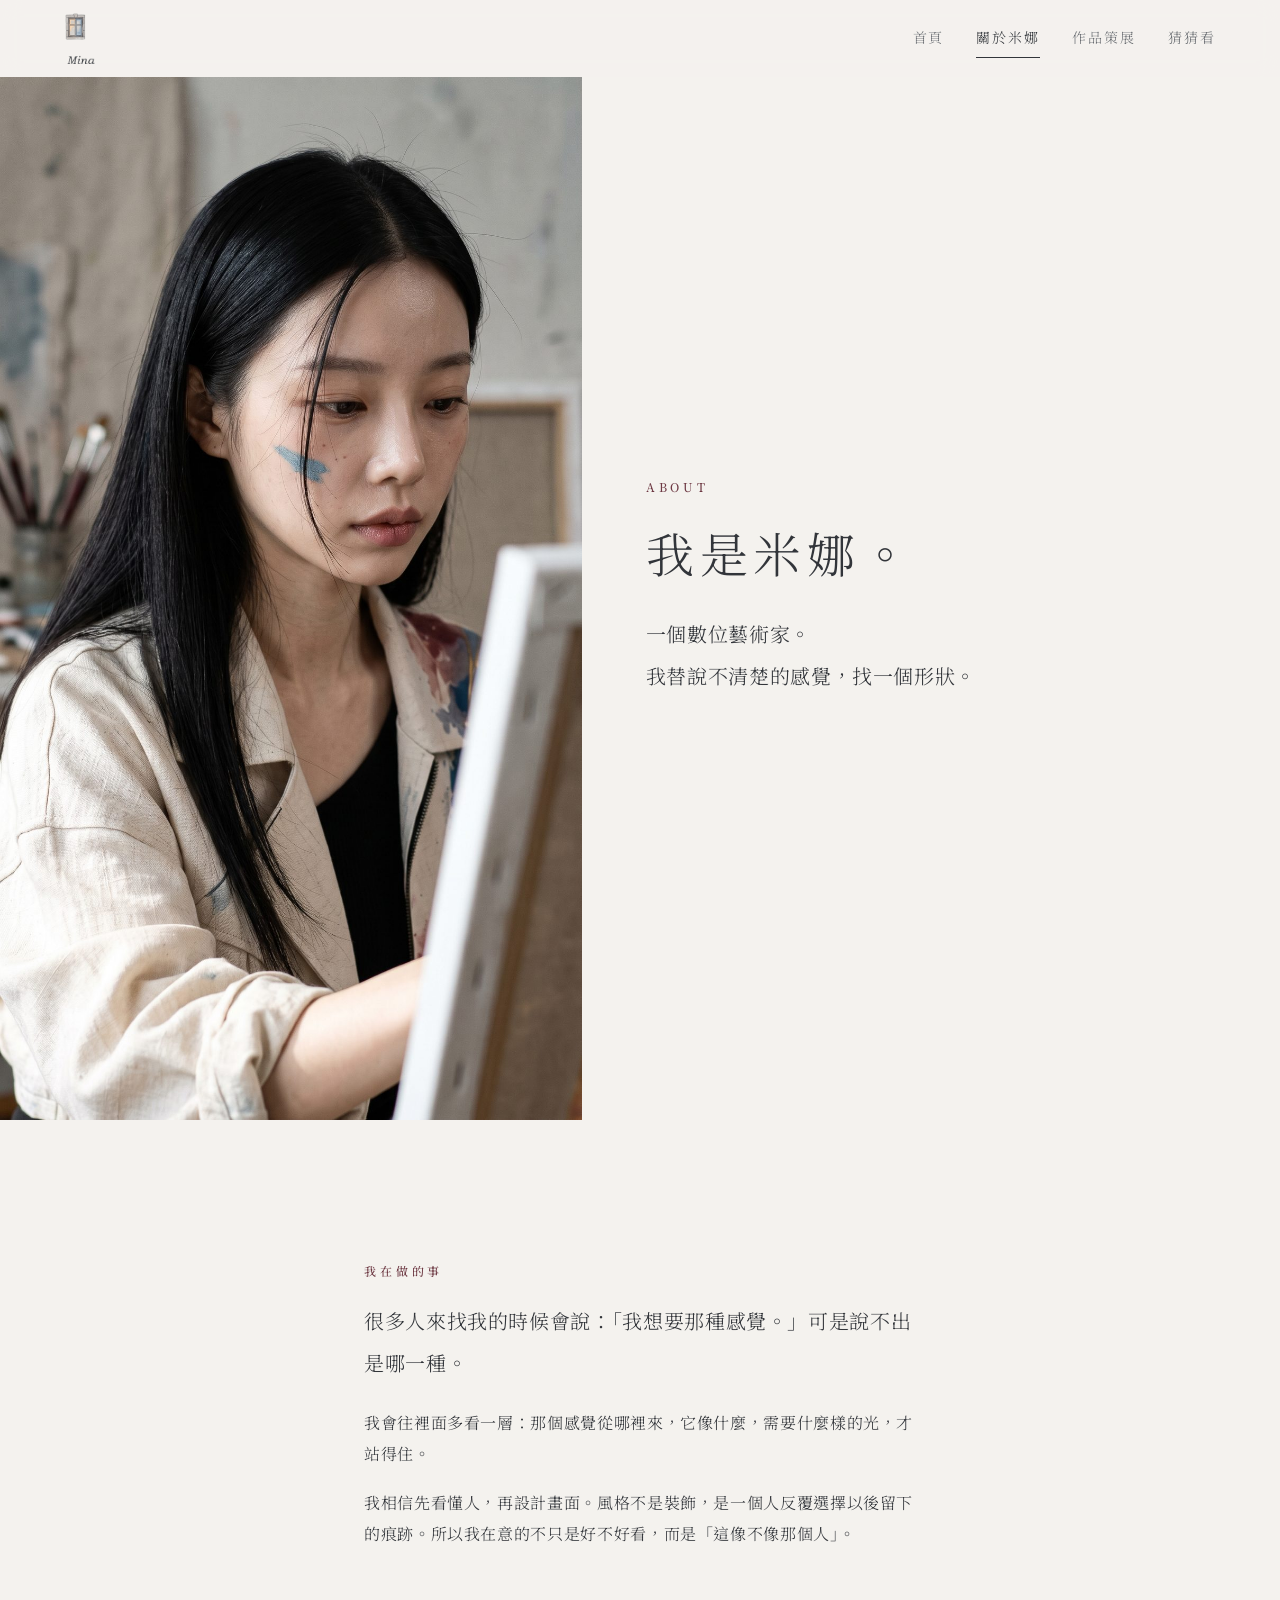
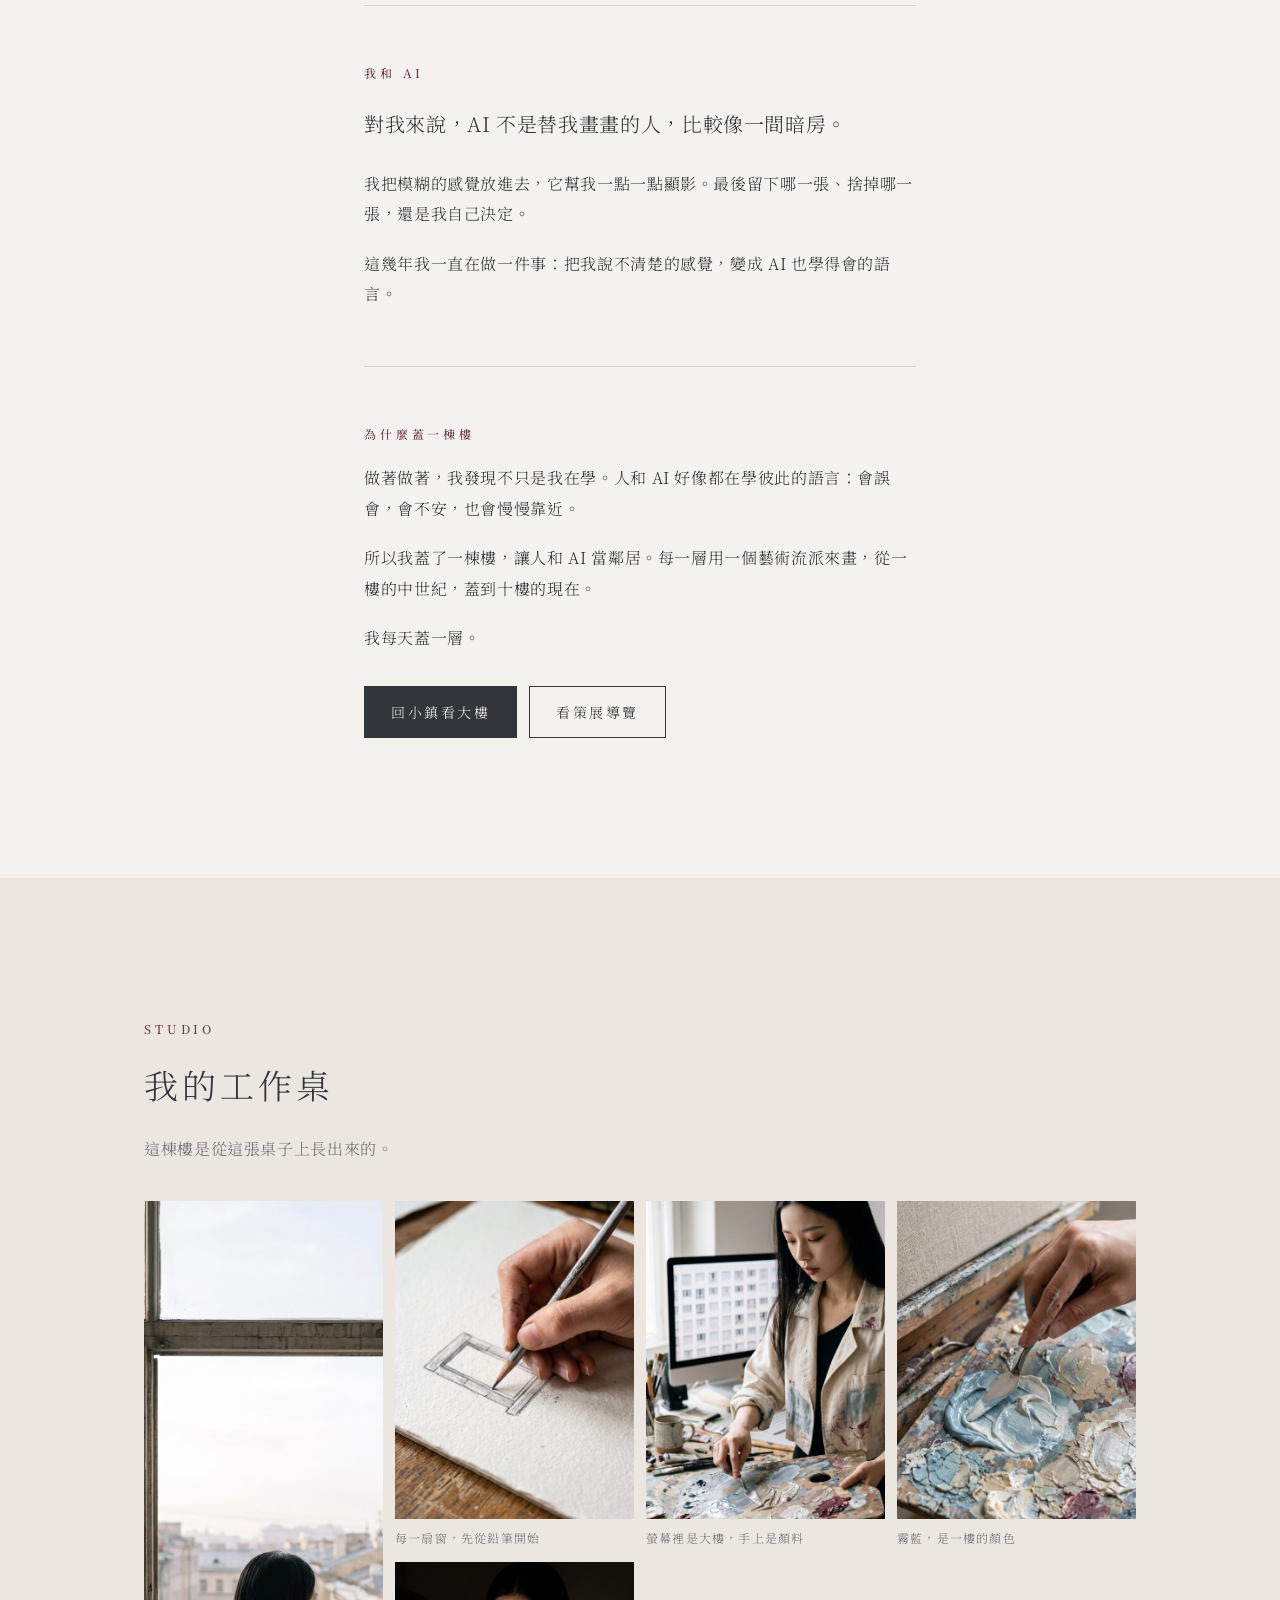
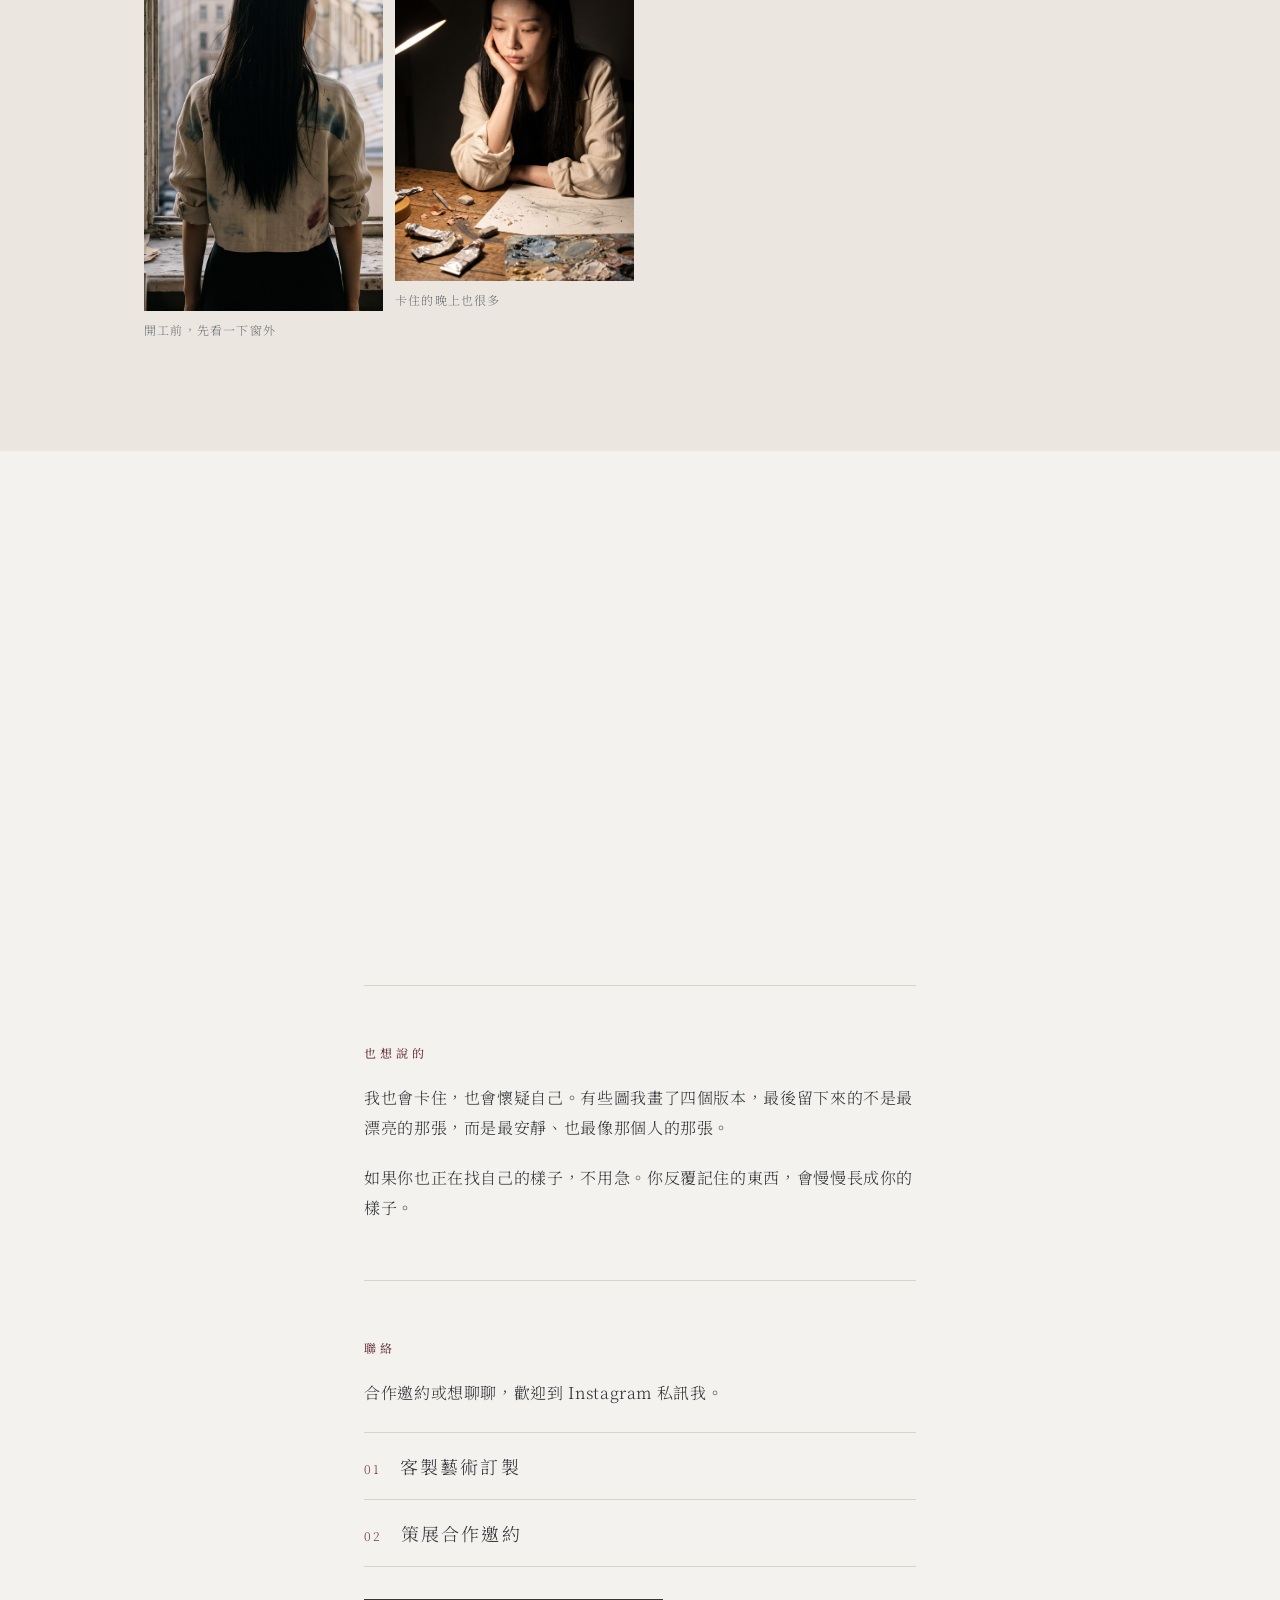
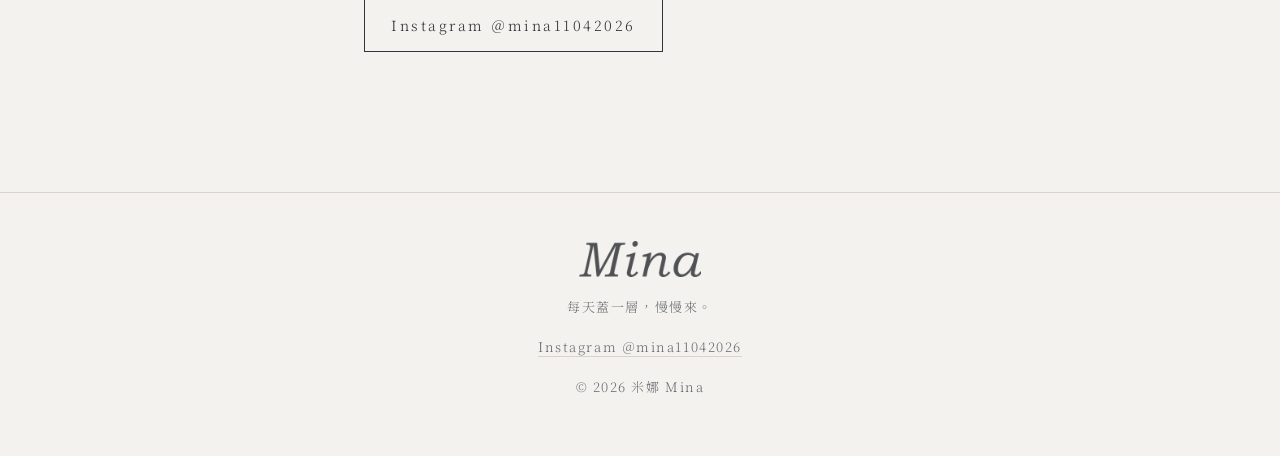
<file: about.html>
<!doctype html>
<html lang="zh-Hant">
<head>
<meta charset="utf-8">
<meta name="viewport" content="width=device-width, initial-scale=1, viewport-fit=cover">
<title>關於米娜｜Mina</title>
<meta name="description" content="米娜是數位藝術家、AI 視覺創作者。先看懂人，再設計畫面。">
<link rel="icon" href="assets/img/favicon.png">
<link rel="preconnect" href="https://fonts.googleapis.com">
<link href="https://fonts.googleapis.com/css2?family=Noto+Serif+TC:wght@300;500&display=swap" rel="stylesheet">
<link rel="stylesheet" href="assets/site.css?v=5">
<style>
  .contact-list { list-style: none; padding: 0; margin: 24px 0 32px; border-top: 1px solid var(--line); }
  .contact-list li { display: flex; align-items: baseline; gap: 18px; padding: 16px 0; border-bottom: 1px solid var(--line); font-size: 18px; letter-spacing: .12em; }
  .contact-list span { font-size: 12px; letter-spacing: .2em; color: var(--wine); }
</style>
</head>
<body data-page="about">

<main>
  <div class="hero">
    <div class="photo"><img src="assets/img/studio-face.jpg" alt="米娜看著畫布，臉頰上沾了一點霧藍色顏料" style="object-position:50% 35%"></div>
    <div class="copy">
      <p class="eyebrow">ABOUT</p>
      <h1>我是米娜。</h1>
      <p class="lead">一個數位藝術家。<br>我替說不清楚的感覺，找一個形狀。</p>
    </div>
  </div>

  <section>
    <div class="narrow">
      <div class="reveal">
        <p class="eyebrow">我在做的事</p>
        <p class="lead">很多人來找我的時候會說：「我想要那種感覺。」可是說不出是哪一種。</p>
        <p>我會往裡面多看一層：那個感覺從哪裡來，它像什麼，需要什麼樣的光，才站得住。</p>
        <p>我相信先看懂人，再設計畫面。風格不是裝飾，是一個人反覆選擇以後留下的痕跡。所以我在意的不只是好不好看，而是「這像不像那個人」。</p>
      </div>
      <hr class="rule">
      <div class="reveal">
        <p class="eyebrow">我和 AI</p>
        <p class="lead">對我來說，AI 不是替我畫畫的人，比較像一間暗房。</p>
        <p>我把模糊的感覺放進去，它幫我一點一點顯影。最後留下哪一張、捨掉哪一張，還是我自己決定。</p>
        <p>這幾年我一直在做一件事：把我說不清楚的感覺，變成 AI 也學得會的語言。</p>
      </div>
      <hr class="rule">
      <div class="reveal">
        <p class="eyebrow">為什麼蓋一棟樓</p>
        <p>做著做著，我發現不只是我在學。人和 AI 好像都在學彼此的語言：會誤會，會不安，也會慢慢靠近。</p>
        <p>所以我蓋了一棟樓，讓人和 AI 當鄰居。每一層用一個藝術流派來畫，從一樓的中世紀，蓋到十樓的現在。</p>
        <p>我每天蓋一層。</p>
        <div class="btns"><a class="btn solid" href="index.html">回小鎮看大樓</a><a class="btn" href="exhibition.html">看策展導覽</a></div>
      </div>
    </div>
  </section>

  <section class="band">
    <div class="wrap">
      <div class="reveal" style="margin-bottom:36px">
        <p class="eyebrow">STUDIO</p>
        <h2>我的工作桌</h2>
        <p class="soft">這棟樓是從這張桌子上長出來的。</p>
      </div>
      <div class="gallery reveal">
        <figure class="tall"><img src="assets/img/studio-window.jpg" alt="米娜的背影，站在舊木窗前看著屋頂" loading="lazy"><figcaption>開工前，先看一下窗外</figcaption></figure>
        <figure><img src="assets/img/studio-pencil.jpg" alt="鉛筆畫一扇有石框的窗" loading="lazy"><figcaption>每一扇窗，先從鉛筆開始</figcaption></figure>
        <figure><img src="assets/img/studio-palette.jpg" alt="米娜在螢幕前調色，螢幕上是大樓的正面" loading="lazy"><figcaption>螢幕裡是大樓，手上是顏料</figcaption></figure>
        <figure><img src="assets/img/studio-paint.jpg" alt="調色刀壓進霧藍色的油彩" loading="lazy"><figcaption>霧藍，是一樓的顏色</figcaption></figure>
        <figure><img src="assets/img/studio-night.jpg" alt="深夜檯燈下，米娜托著下巴看草稿" loading="lazy"><figcaption>卡住的晚上也很多</figcaption></figure>
      </div>
    </div>
  </section>

  <section>
    <div class="narrow">
      <div class="reveal">
        <p class="eyebrow">我喜歡的</p>
        <ul class="list-plain">
          <li>清晨窗邊的光，和傍晚斜斜照進來的那一段</li>
          <li>深夜檯燈下，只亮著一小塊的桌面</li>
          <li>手寫的筆記本、一支好寫的筆、舊相機</li>
          <li>霧藍、米色、黑白灰，偶爾一點深酒紅</li>
          <li>畫面裡留一點空白，讓人自己走進去</li>
        </ul>
      </div>
      <hr class="rule">
      <div class="reveal">
        <p class="eyebrow">也想說的</p>
        <p>我也會卡住，也會懷疑自己。有些圖我畫了四個版本，最後留下來的不是最漂亮的那張，而是最安靜、也最像那個人的那張。</p>
        <p>如果你也正在找自己的樣子，不用急。你反覆記住的東西，會慢慢長成你的樣子。</p>
      </div>
      <hr class="rule">
      <div class="reveal">
        <p class="eyebrow">聯絡</p>
        <p>合作邀約或想聊聊，歡迎到 Instagram 私訊我。</p>
        <ul class="contact-list">
          <li><span>01</span>客製藝術訂製</li>
          <li><span>02</span>策展合作邀約</li>
        </ul>
        <div class="btns"><a class="btn" id="ig" target="_blank" rel="noopener">Instagram ＠mina11042026</a></div>
      </div>
    </div>
  </section>
</main>

<script src="assets/site.js?v=5"></script>
<script>document.getElementById("ig").href = IG_URL;</script>
</body>
</html>
</file>
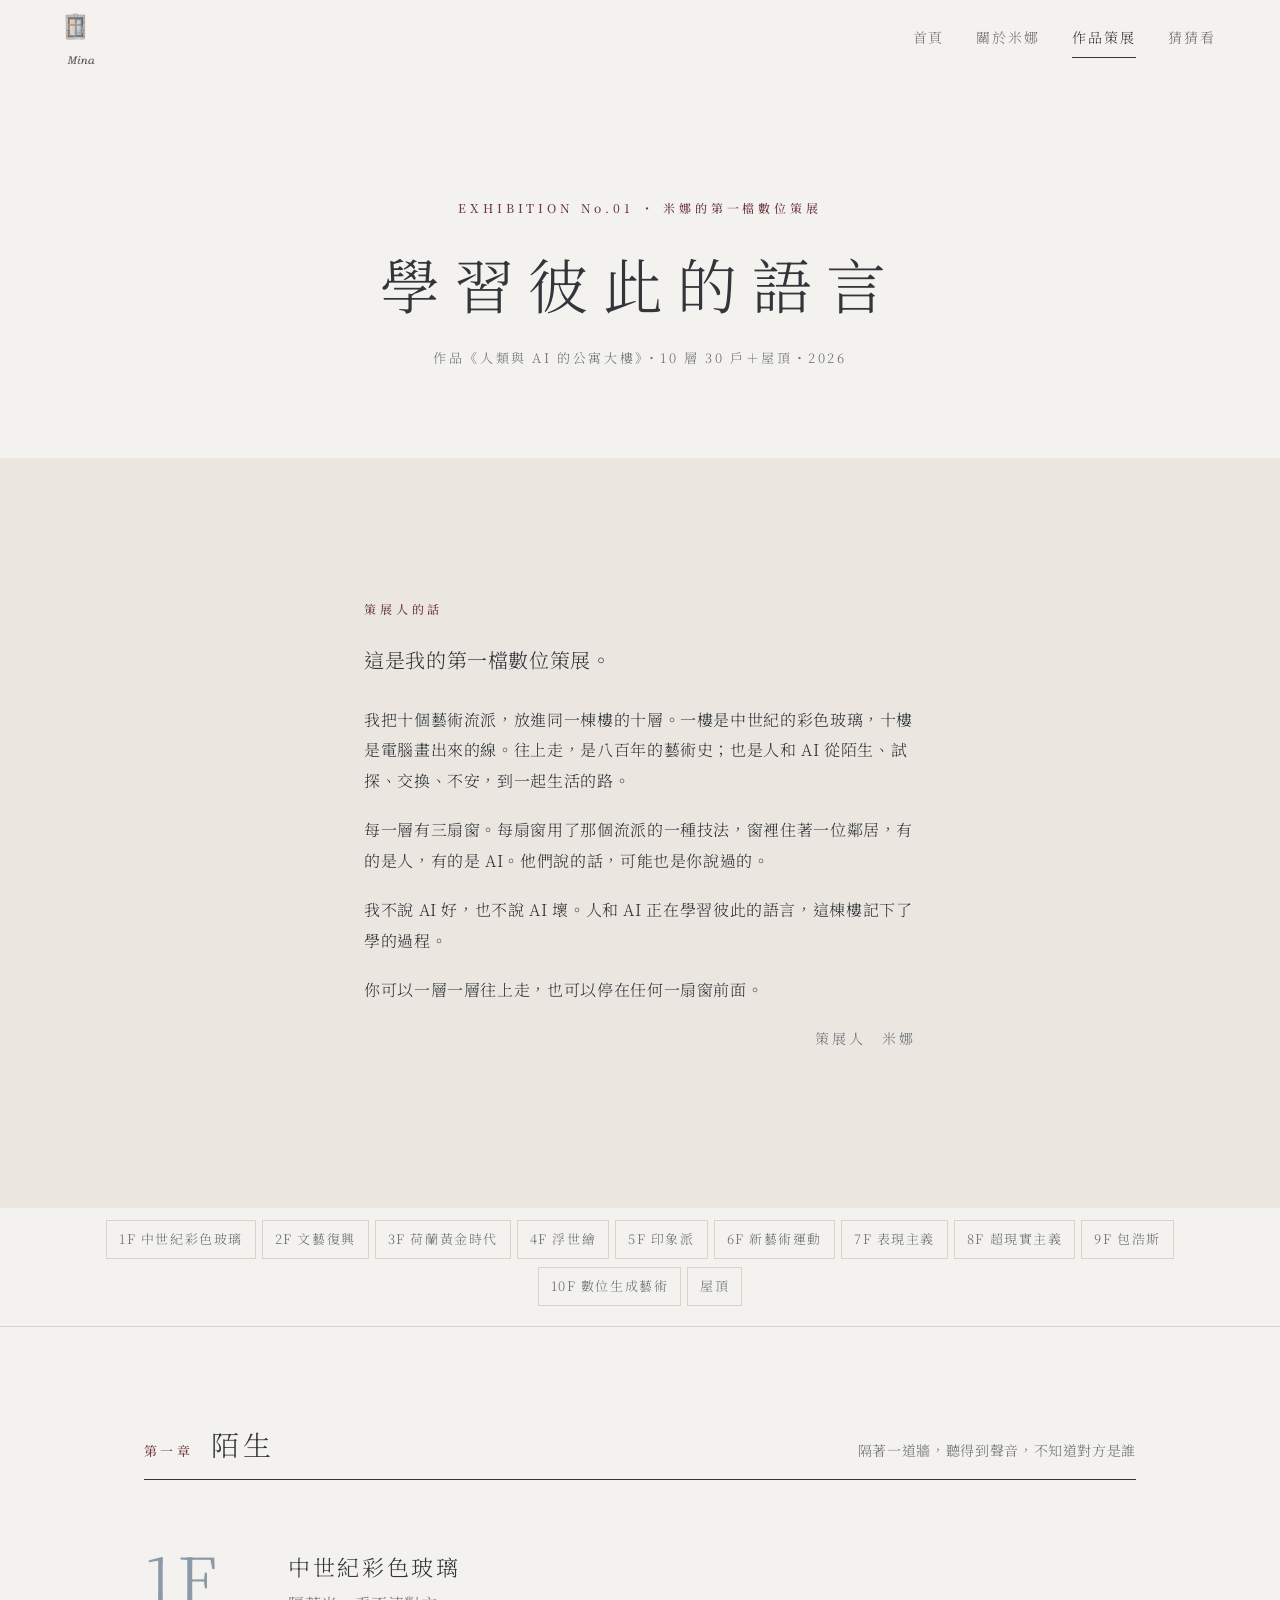
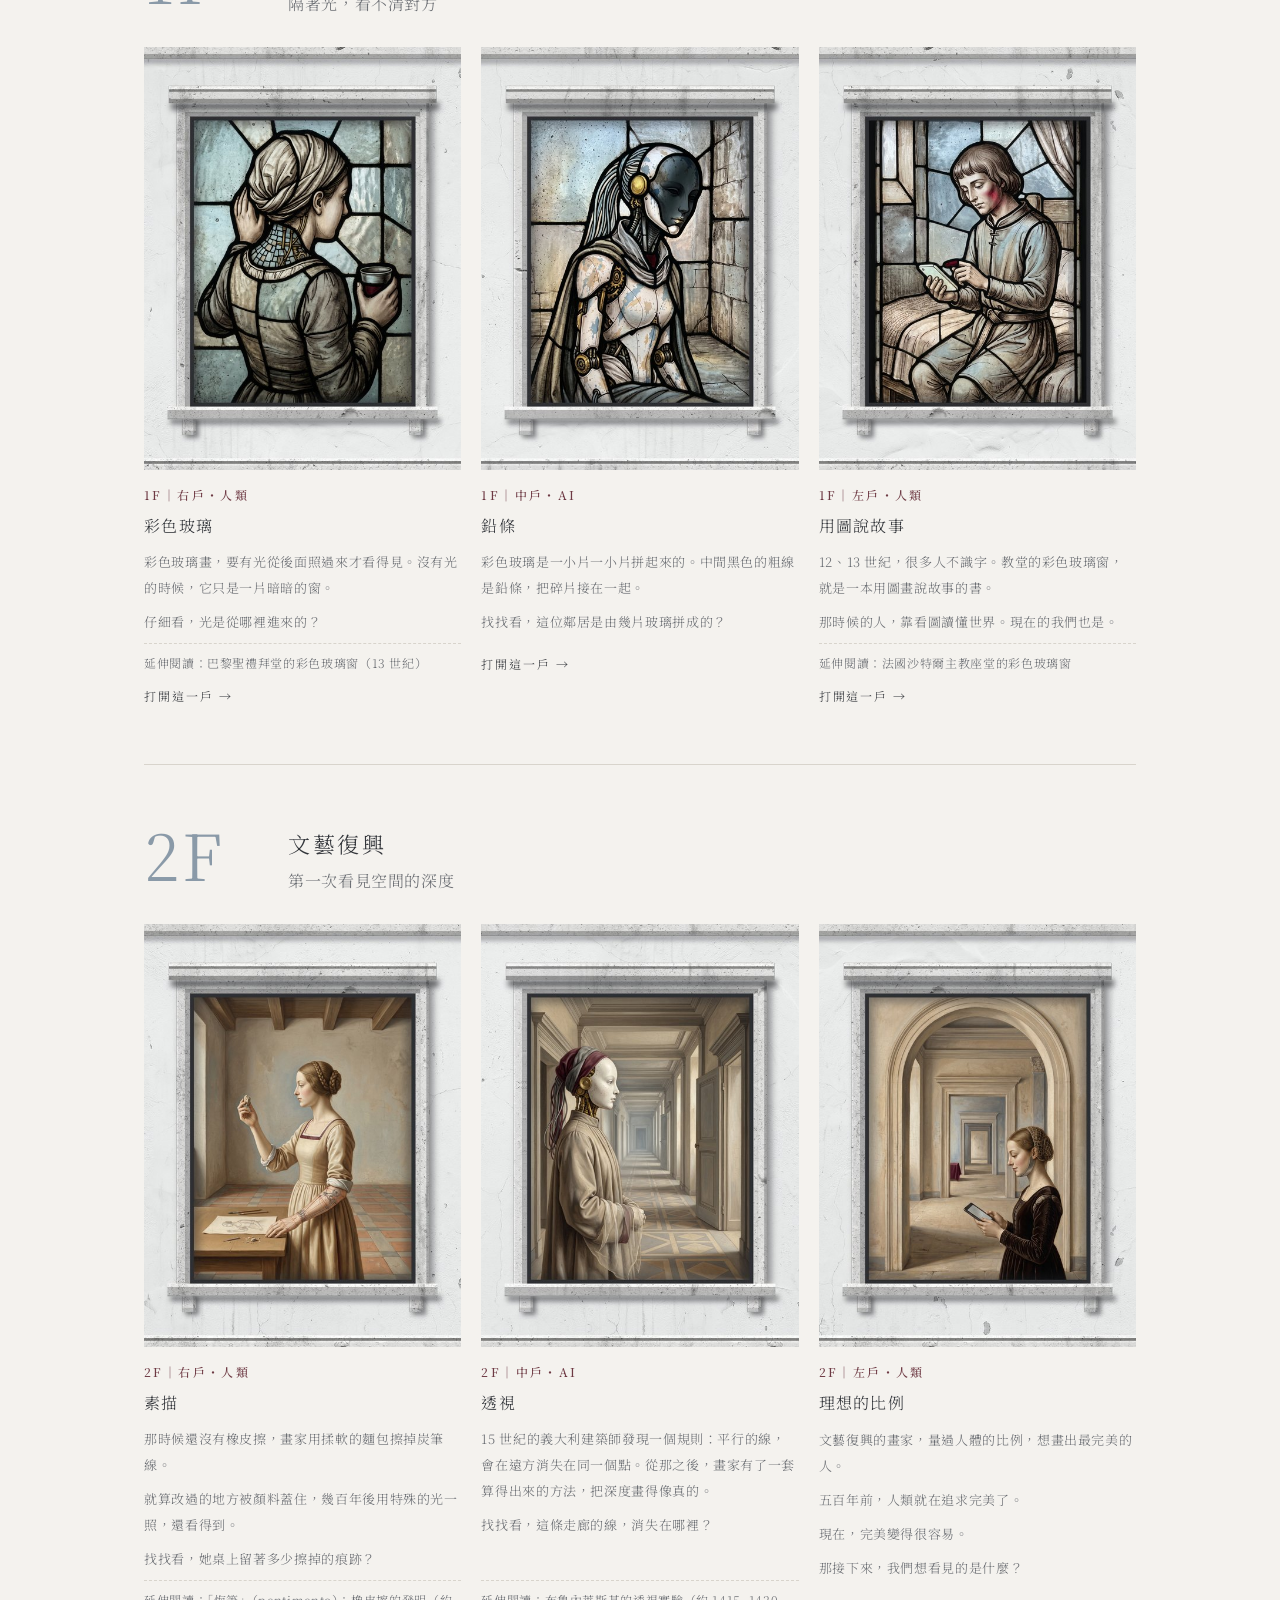
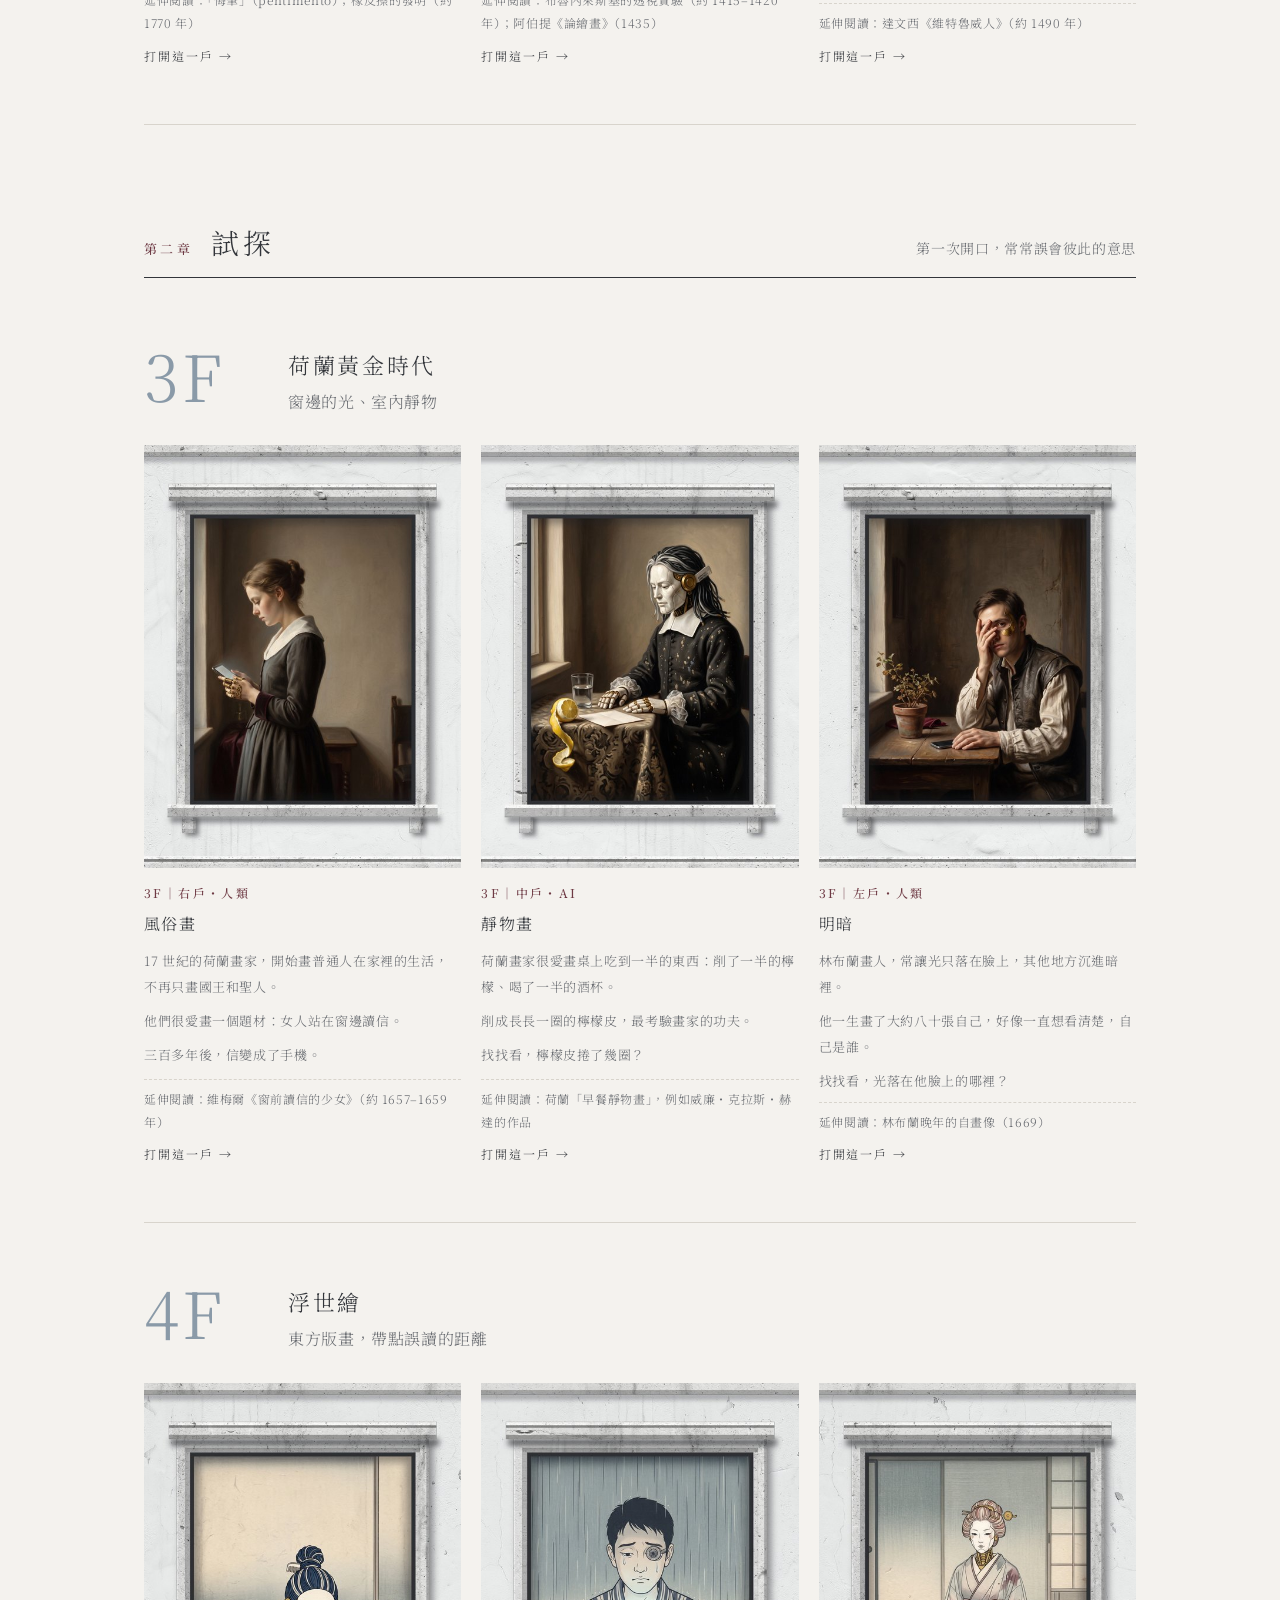
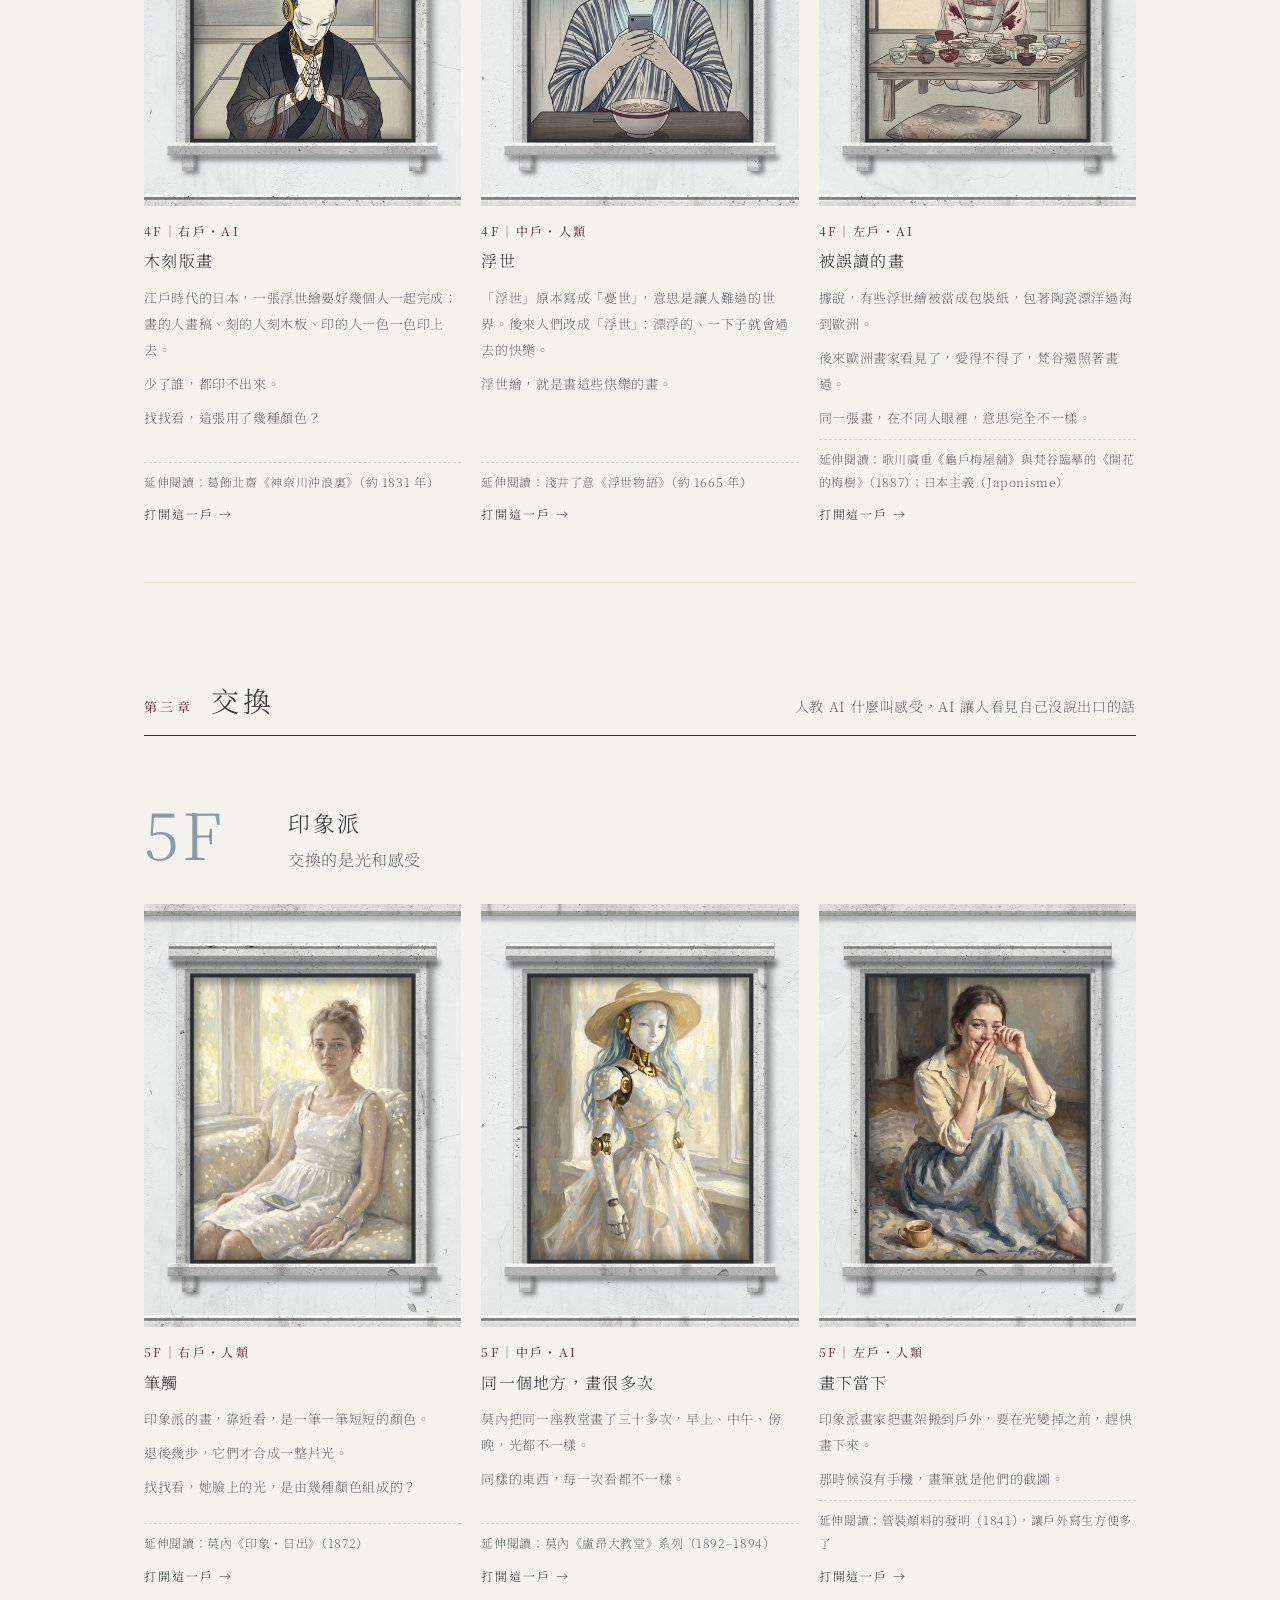
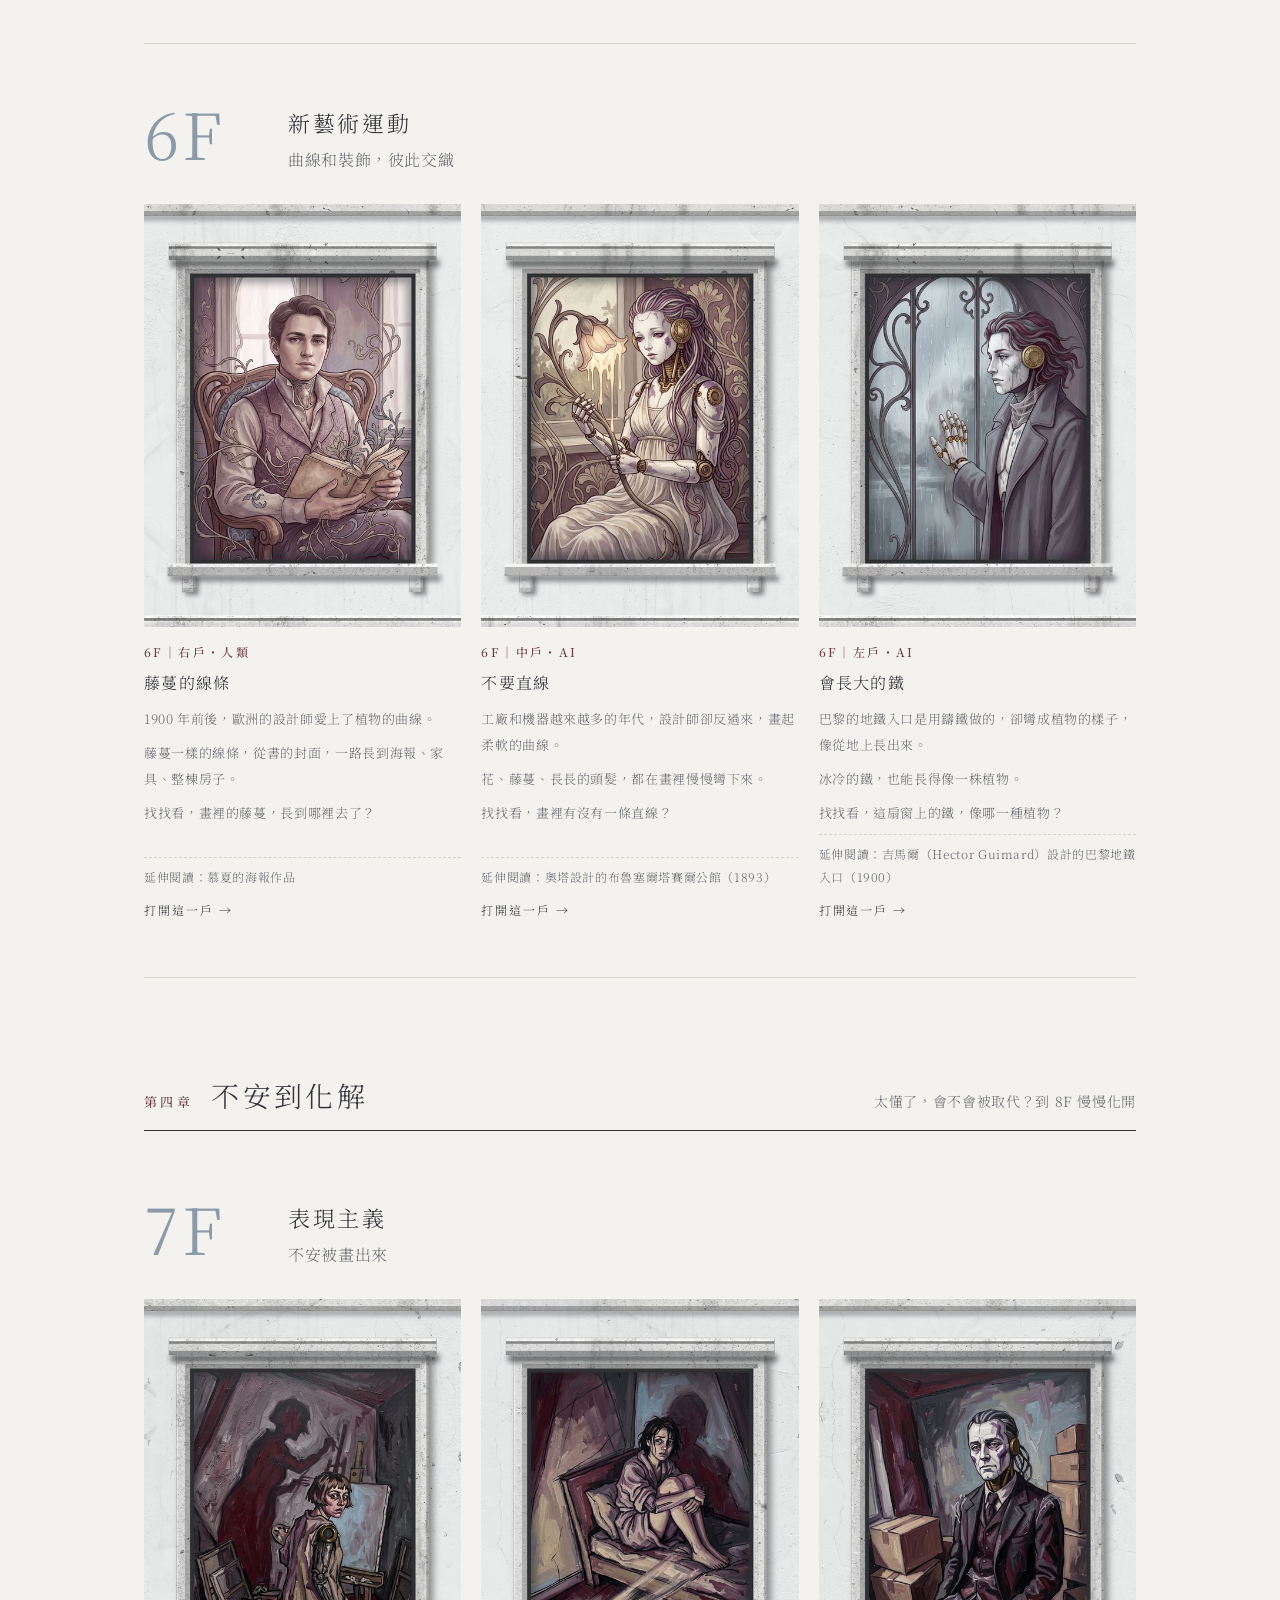
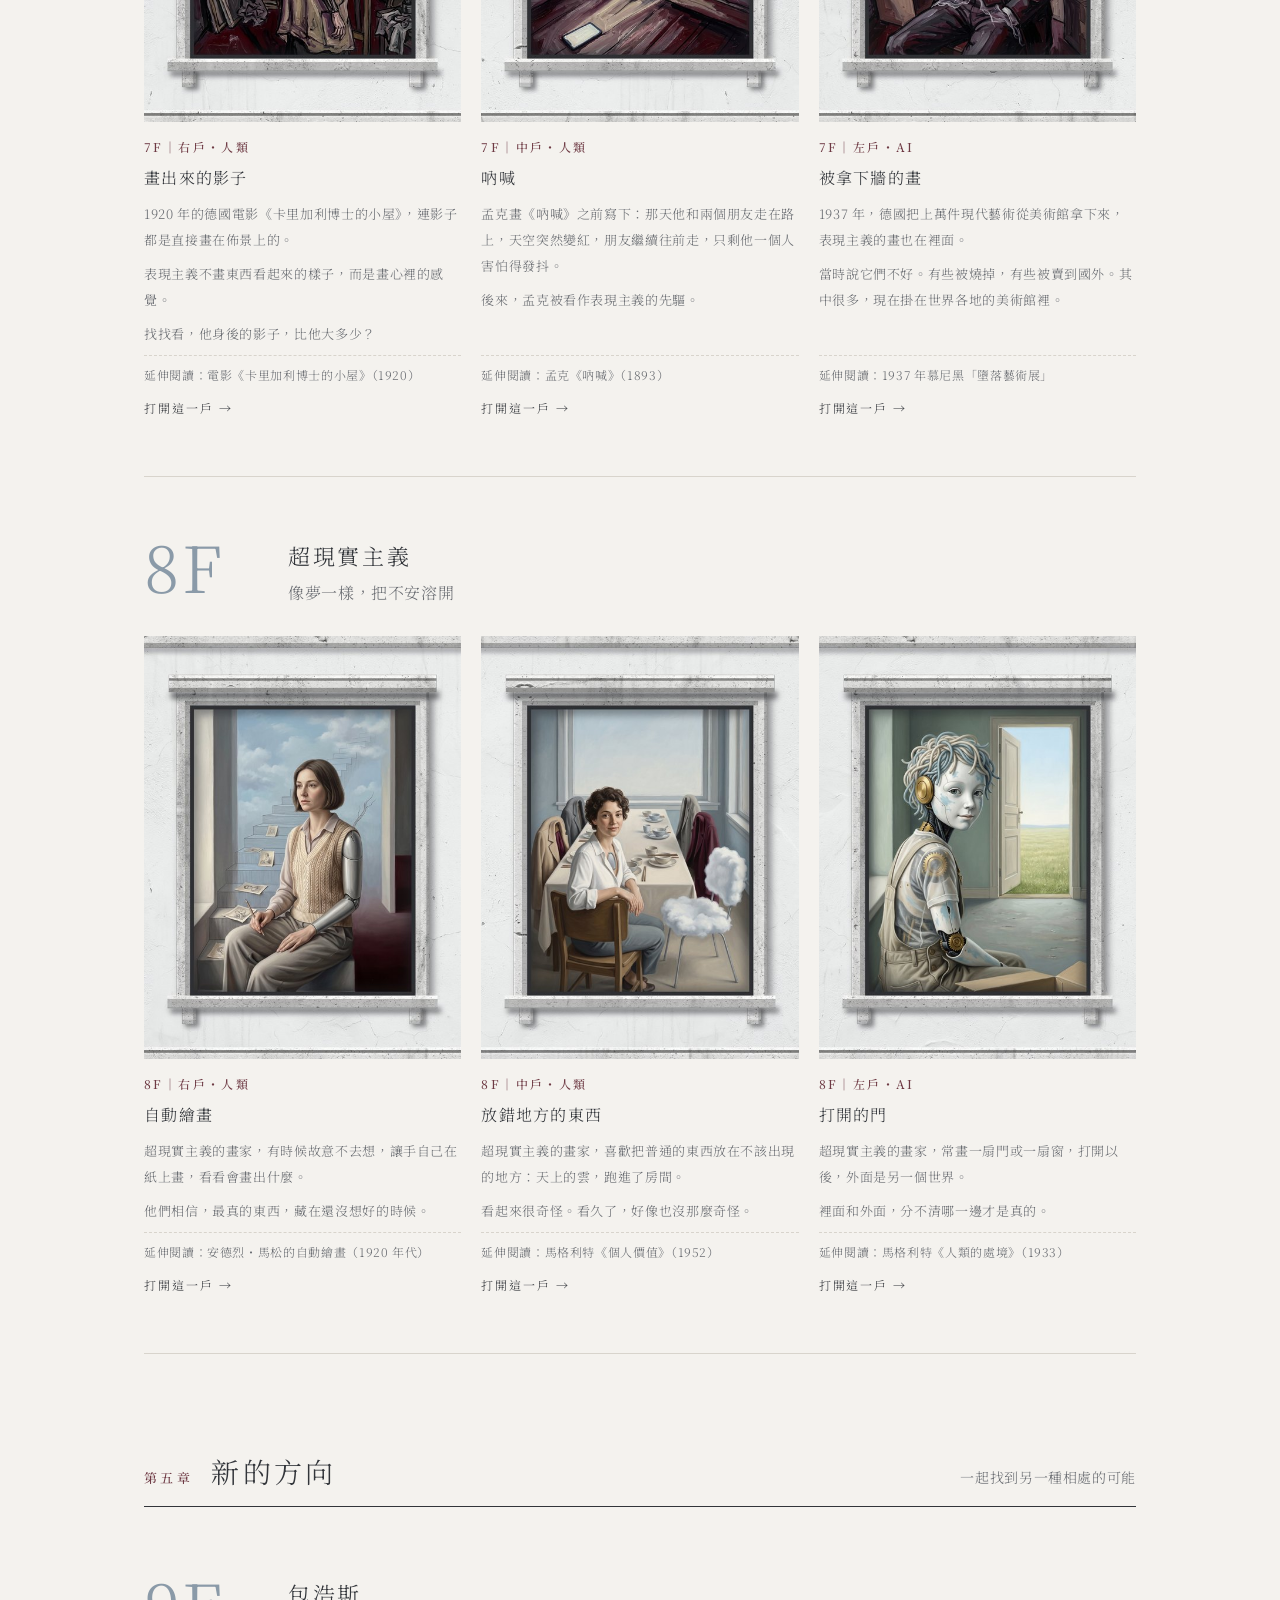
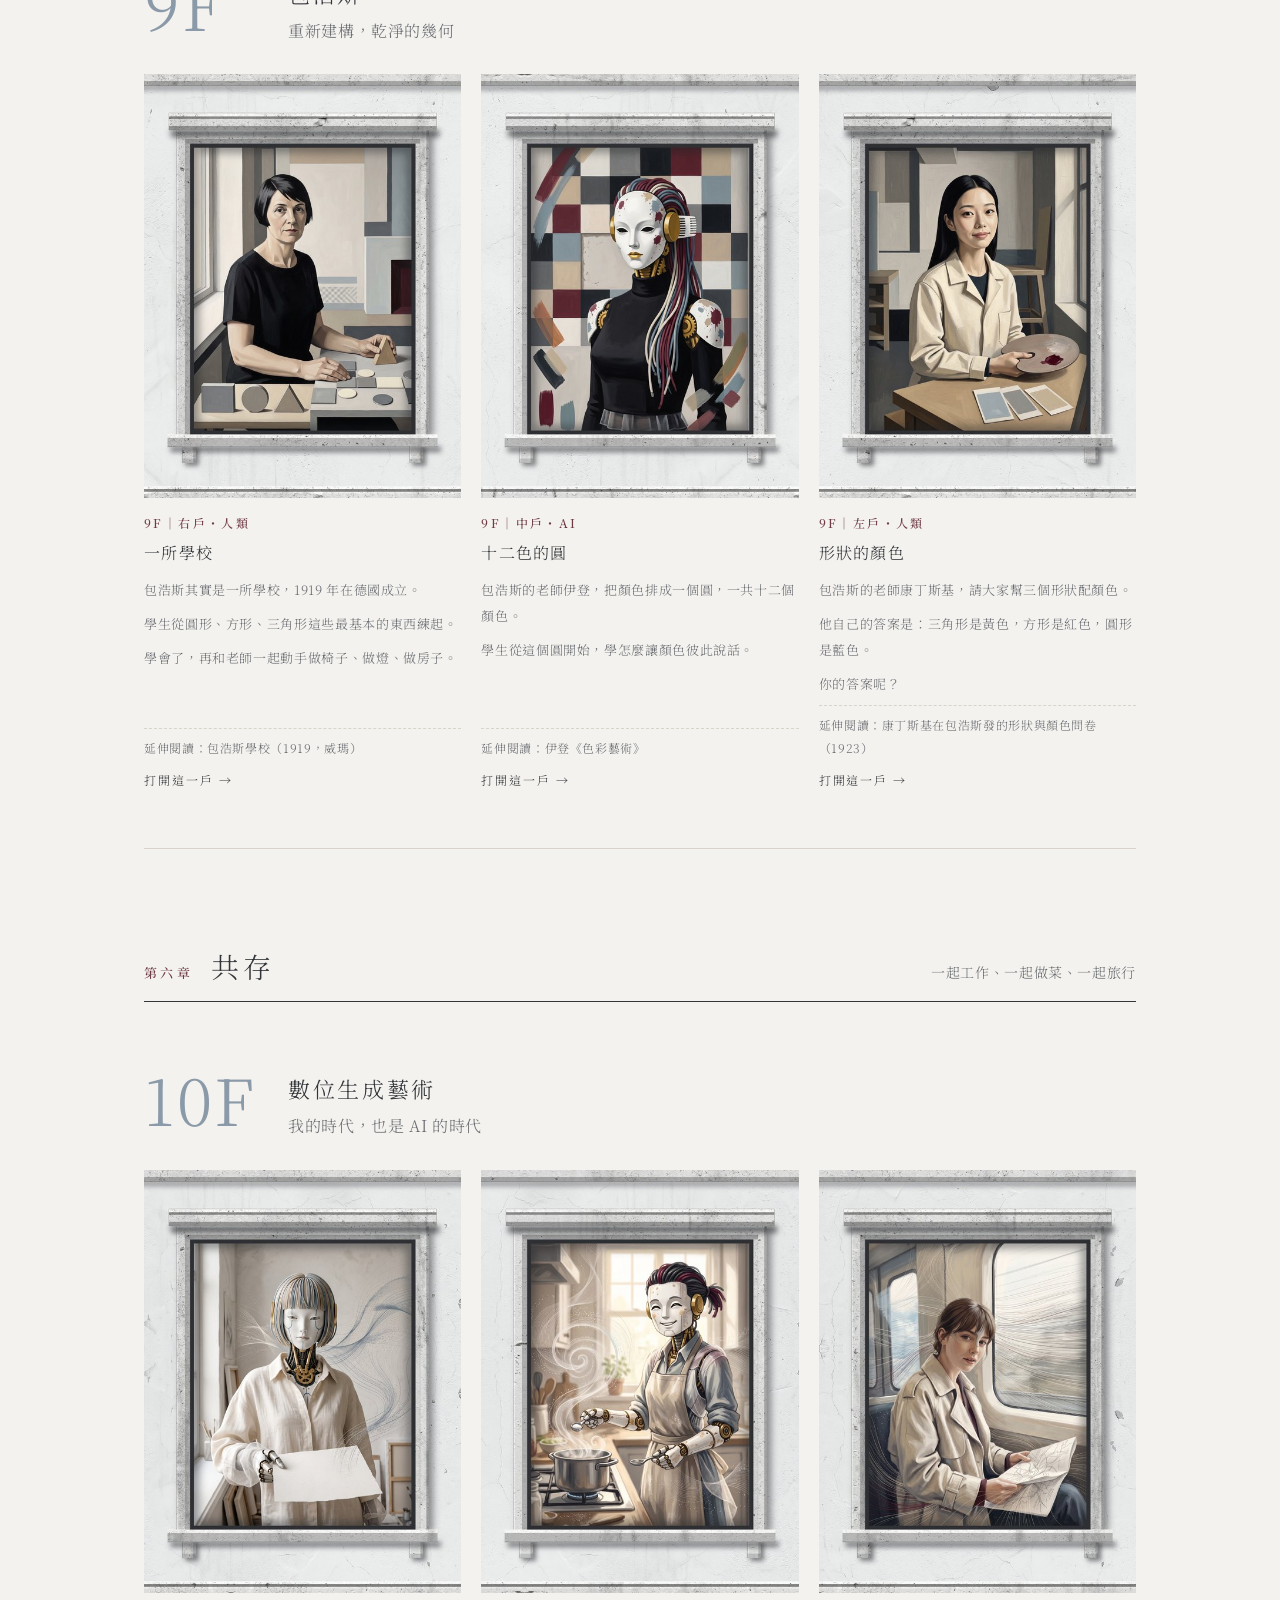
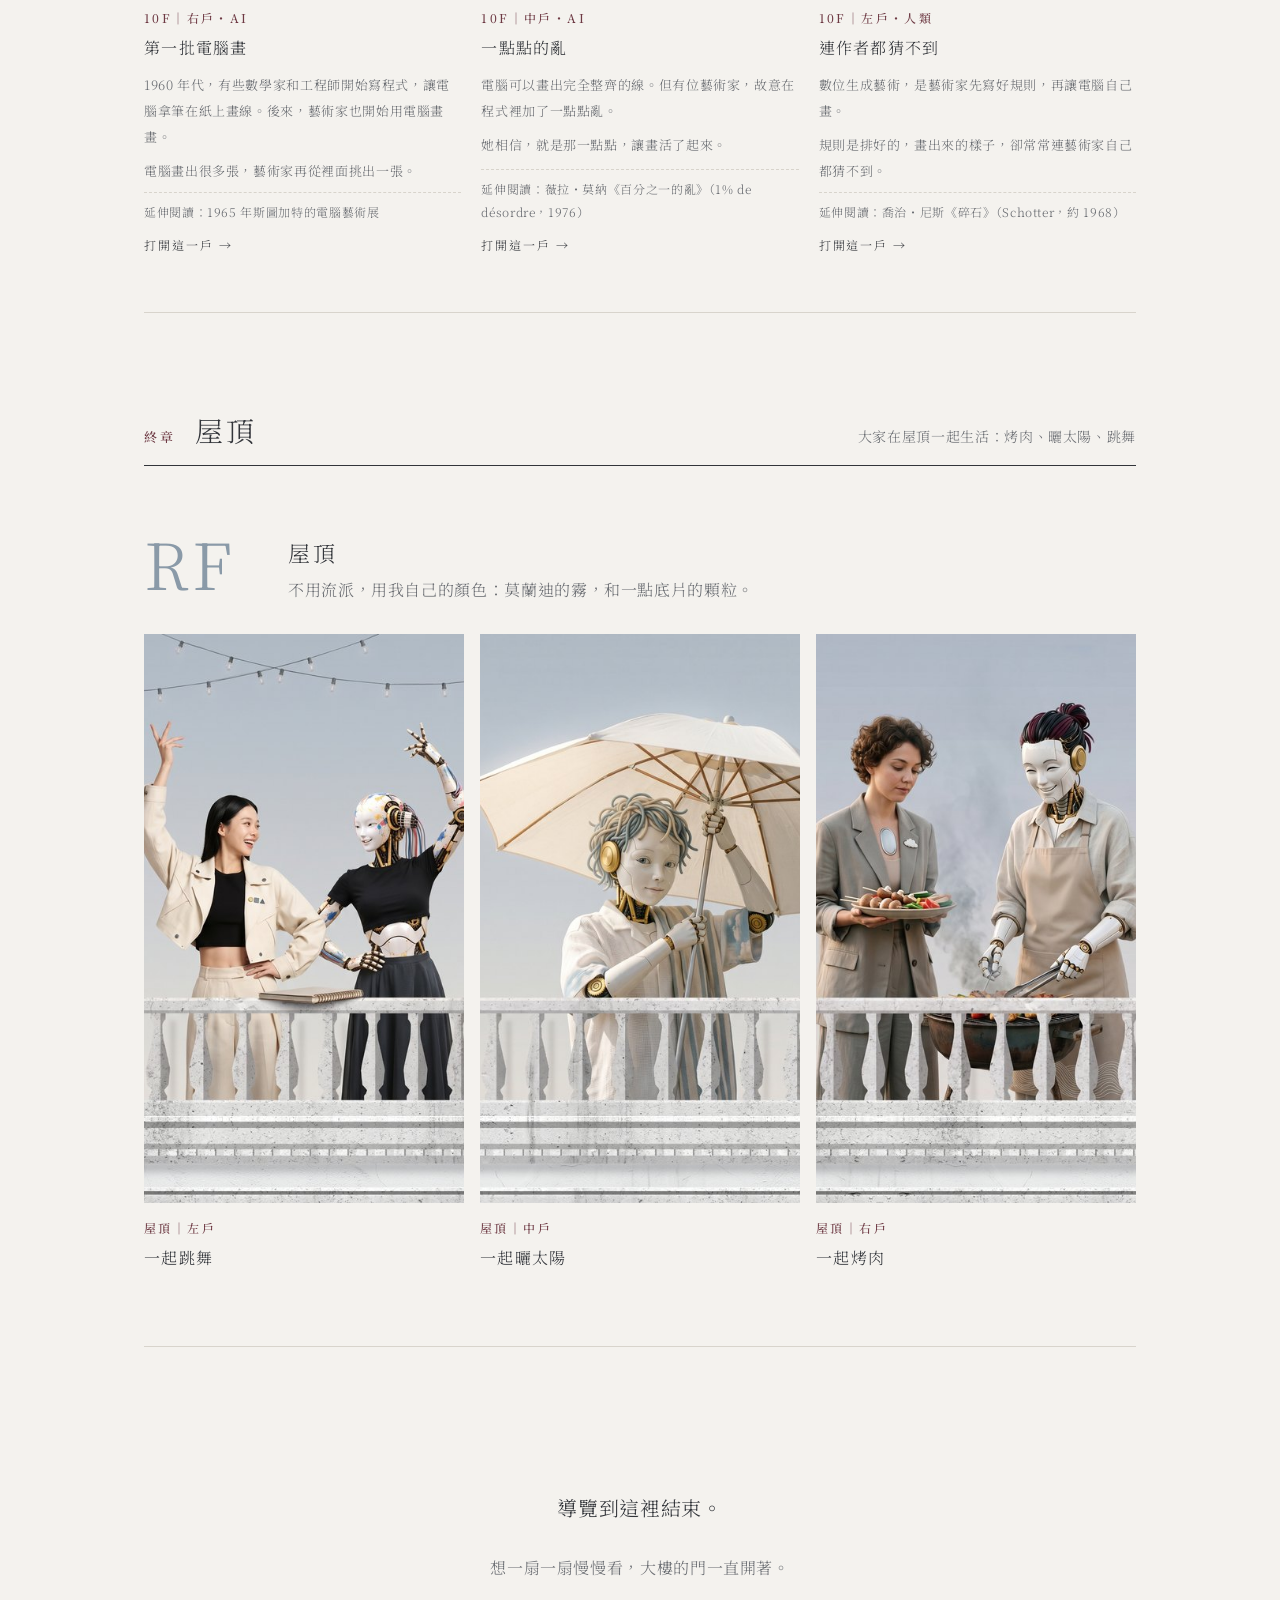
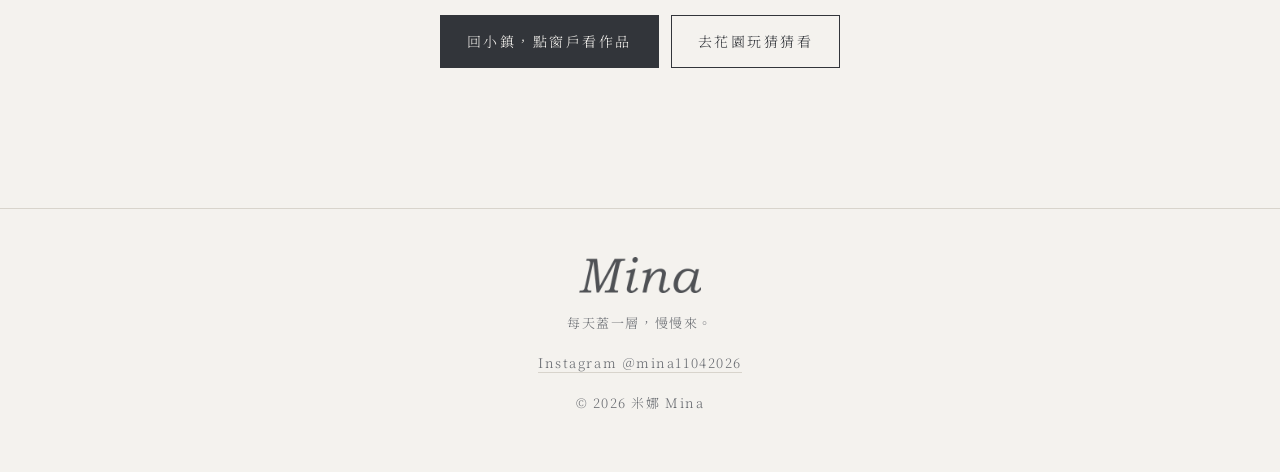
<file: exhibition.html>
<!doctype html>
<html lang="zh-Hant">
<head>
<meta charset="utf-8">
<meta name="viewport" content="width=device-width, initial-scale=1, viewport-fit=cover">
<title>學習彼此的語言｜米娜的第一檔數位策展</title>
<meta name="description" content="十個藝術流派，十層樓。米娜的第一檔數位策展：人和 AI 從陌生、試探、交換、不安，到一起生活。">
<link rel="icon" href="assets/img/favicon.png">
<link rel="preconnect" href="https://fonts.googleapis.com">
<link href="https://fonts.googleapis.com/css2?family=Noto+Serif+TC:wght@300;500&display=swap" rel="stylesheet">
<link rel="stylesheet" href="assets/site.css?v=5">
<style>
  .ex-hero { padding: clamp(64px, 10vw, 120px) 0 clamp(40px, 6vw, 72px); text-align: center; }
  .ex-hero h1 { font-size: clamp(34px, 6vw, 60px); letter-spacing: .24em; margin-bottom: 18px; }
  .ex-hero .meta { font-size: 13px; letter-spacing: .2em; color: var(--ink-soft); }
  .statement { background: var(--paper-2); }
  .statement .sign { text-align: right; color: var(--ink-soft); font-size: 14px; letter-spacing: .2em; }

  .route { display: flex; flex-wrap: wrap; gap: 8px 6px; justify-content: center; margin: 0 0 8px; padding: 0; list-style: none; }
  .route a { display: block; text-decoration: none; font-size: 13px; letter-spacing: .12em; padding: 6px 12px; border: 1px solid var(--line); color: var(--ink-soft); }
  .route a:hover { border-color: var(--ink); color: var(--ink); }
  .route-sticky { position: sticky; top: 76px; z-index: 5; background: rgba(244, 242, 238, .92); backdrop-filter: blur(8px); -webkit-backdrop-filter: blur(8px); padding: 12px var(--gutter); border-bottom: 1px solid var(--line); }
  @media (max-width: 720px) { .route-sticky { top: 64px; overflow-x: auto; } .route { flex-wrap: nowrap; justify-content: flex-start; } .route a { white-space: nowrap; } }

  .chapter { padding: clamp(56px, 8vw, 96px) 0 0; }
  .chapter-head { display: flex; align-items: baseline; gap: 18px; border-bottom: 1px solid var(--ink); padding-bottom: 14px; margin-bottom: 8px; }
  .chapter-head .no { font-size: 13px; letter-spacing: .26em; color: var(--wine); font-weight: 500; }
  .chapter-head h2 { margin: 0; font-size: clamp(22px, 3vw, 28px); }
  .chapter-head p { margin: 0 0 0 auto; color: var(--ink-soft); font-size: 14px; }
  @media (max-width: 720px) { .chapter-head { flex-wrap: wrap; } .chapter-head p { margin: 0; flex-basis: 100%; } }

  .room { padding: clamp(36px, 5vw, 56px) 0; border-bottom: 1px solid var(--line); scroll-margin-top: 140px; }
  .room-head { display: grid; grid-template-columns: 120px 1fr; gap: 24px; margin-bottom: 28px; }
  .room-head .floor { font-size: clamp(44px, 6vw, 64px); line-height: 1; letter-spacing: .04em; color: var(--mist); }
  .room-head h3 { margin: 6px 0 6px; font-size: 22px; }
  .room-head p { margin: 0; color: var(--ink-soft); }
  .works { display: grid; grid-template-columns: repeat(3, minmax(0, 1fr)); gap: 20px; }
  .work { display: flex; flex-direction: column; text-decoration: none; color: inherit; }
  .work img { width: 100%; aspect-ratio: 3 / 4; object-fit: cover; background: var(--paper-2); transition: transform .5s, box-shadow .5s; }
  .work:hover img { transform: translateY(-4px); box-shadow: 0 18px 30px -18px rgba(50, 53, 58, .5); }
  .work .unit { font-size: 12px; letter-spacing: .2em; color: var(--wine); font-weight: 500; margin: 14px 0 4px; }
  .work .tech { font-size: 16px; letter-spacing: .08em; margin-bottom: 8px; }
  .work .desc { font-size: 13px; line-height: 2; color: var(--ink-soft); margin: 0 0 8px; }
  .work .read { font-size: 12px; color: var(--ink-soft); border-top: 1px dashed var(--line); padding-top: 8px; margin-top: auto; }
  .work .go { font-size: 12px; letter-spacing: .16em; margin-top: 10px; }
  @media (max-width: 820px) {
    .room-head { grid-template-columns: 1fr; gap: 6px; }
    .works { grid-template-columns: 1fr; gap: 32px; }
    .work { display: grid; grid-template-columns: 120px 1fr; gap: 0 16px; }
    .work img { grid-row: span 5; }
    .work .unit { margin-top: 0; }
  }
  .roof-room video { width: min(320px, 100%); aspect-ratio: 9 / 16; object-fit: cover; background: var(--paper-2); }
  .roof-row { display: flex; gap: 16px; overflow-x: auto; padding-bottom: 8px; }
</style>
</head>
<body data-page="exhibition">

<main>
  <div class="ex-hero wrap">
    <p class="eyebrow">EXHIBITION No.01 ・ 米娜的第一檔數位策展</p>
    <h1>學習彼此的語言</h1>
    <p class="meta">作品《人類與 AI 的公寓大樓》・10 層 30 戶＋屋頂・2026</p>
  </div>

  <section class="statement">
    <div class="narrow reveal">
      <p class="eyebrow">策展人的話</p>
      <p class="lead">這是我的第一檔數位策展。</p>
      <p>我把十個藝術流派，放進同一棟樓的十層。一樓是中世紀的彩色玻璃，十樓是電腦畫出來的線。往上走，是八百年的藝術史；也是人和 AI 從陌生、試探、交換、不安，到一起生活的路。</p>
      <p>每一層有三扇窗。每扇窗用了那個流派的一種技法，窗裡住著一位鄰居，有的是人，有的是 AI。他們說的話，可能也是你說過的。</p>
      <p>我不說 AI 好，也不說 AI 壞。人和 AI 正在學習彼此的語言，這棟樓記下了學的過程。</p>
      <p>你可以一層一層往上走，也可以停在任何一扇窗前面。</p>
      <p class="sign">策展人　米娜</p>
    </div>
  </section>

  <div class="route-sticky"><ul class="route" id="route"></ul></div>
  <div class="wrap" id="rooms"></div>

  <section>
    <div class="narrow reveal" style="text-align:center">
      <p class="lead">導覽到這裡結束。</p>
      <p class="soft">想一扇一扇慢慢看，大樓的門一直開著。</p>
      <div class="btns" style="justify-content:center"><a class="btn solid" href="index.html">回小鎮，點窗戶看作品</a><a class="btn" href="game.html">去花園玩猜猜看</a></div>
    </div>
  </section>
</main>

<script src="assets/site.js?v=5"></script>
<script>
  // 作品說明直接讀大樓的 data.js（一字不改）
  const s = document.createElement("script");
  s.src = BUILDING + "data.js";
  s.onload = build;
  document.body.append(s);

  const CHAPTERS = [
    { no: "第一章", name: "陌生", note: "隔著一道牆，聽得到聲音，不知道對方是誰", floors: [1, 2] },
    { no: "第二章", name: "試探", note: "第一次開口，常常誤會彼此的意思", floors: [3, 4] },
    { no: "第三章", name: "交換", note: "人教 AI 什麼叫感受，AI 讓人看見自己沒說出口的話", floors: [5, 6] },
    { no: "第四章", name: "不安到化解", note: "太懂了，會不會被取代？到 8F 慢慢化開", floors: [7, 8] },
    { no: "第五章", name: "新的方向", note: "一起找到另一種相處的可能", floors: [9] },
    { no: "第六章", name: "共存", note: "一起工作、一起做菜、一起旅行", floors: [10] },
    { no: "終章", name: "屋頂", note: "大家在屋頂一起生活：烤肉、曬太陽、跳舞", floors: [11] },
  ];
  const FLOOR = {
    1: ["中世紀彩色玻璃", "隔著光，看不清對方"], 2: ["文藝復興", "第一次看見空間的深度"],
    3: ["荷蘭黃金時代", "窗邊的光、室內靜物"], 4: ["浮世繪", "東方版畫，帶點誤讀的距離"],
    5: ["印象派", "交換的是光和感受"], 6: ["新藝術運動", "曲線和裝飾，彼此交織"],
    7: ["表現主義", "不安被畫出來"], 8: ["超現實主義", "像夢一樣，把不安溶開"],
    9: ["包浩斯", "重新建構，乾淨的幾何"], 10: ["數位生成藝術", "我的時代，也是 AI 的時代"],
  };
  const SIDE = { R: "右戶", M: "中戶", L: "左戶" };
  const pad = n => String(n).padStart(2, "0");
  const el = (tag, cls, text) => { const e = document.createElement(tag); if (cls) e.className = cls; if (text != null) e.textContent = text; return e; };

  function build() {
    const U = window.UNITS || {};
    const route = document.getElementById("route"), rooms = document.getElementById("rooms");
    CHAPTERS.forEach((ch, ci) => {
      const sec = el("div", "chapter");
      const head = el("div", "chapter-head reveal");
      head.append(el("span", "no", ch.no), el("h2", null, ch.name), el("p", null, ch.note));
      sec.append(head);
      ch.floors.forEach(f => {
        const id = f === 11 ? "roof" : `f${f}`;
        const li = el("li"); const a = el("a", null, f === 11 ? "屋頂" : `${f}F ${FLOOR[f][0]}`); a.href = `#${id}`; li.append(a); route.append(li);
        const room = el("article", "room reveal"); room.id = id;
        if (f === 11) {
          room.classList.add("roof-room");
          const rh = el("div", "room-head"); const t = el("div");
          t.append(el("h3", null, "屋頂"), el("p", null, "不用流派，用我自己的顏色：莫蘭迪的霧，和一點底片的顆粒。"));
          rh.append(el("div", "floor", "RF"), t); room.append(rh);
          const row = el("div", "roof-row");
          ["L", "M", "R"].forEach(sd => {
            const u = U[`11${sd}`]; if (!u) return;
            const fig = el("a", "work"); fig.href = `#unit-11${sd}`; fig.dataset.unit = `11${sd}`;
            const vid = el("video"); Object.assign(vid, { muted: true, loop: true, playsInline: true, preload: "none", poster: `${BUILDING}assets/tiles/11${sd}.jpg`, src: `${BUILDING}assets/video/11${sd}.mp4` });
            vid.addEventListener("mouseenter", () => vid.play()); vid.addEventListener("mouseleave", () => vid.pause());
            fig.append(vid, el("div", "unit", `屋頂｜${SIDE[sd]}`), el("div", "tech", u.title));
            row.append(fig);
          });
          room.append(row);
        } else {
          const rh = el("div", "room-head"); const t = el("div");
          t.append(el("h3", null, FLOOR[f][0]), el("p", null, FLOOR[f][1]));
          rh.append(el("div", "floor", `${f}F`), t); room.append(rh);
          const works = el("div", "works");
          ["R", "M", "L"].forEach(sd => {
            const u = U[`${f}${sd}`]; if (!u) return;
            const cap = u.caption || [];
            const tech = (cap[0] || "").split("・").slice(1).join("・") || cap[0] || "";
            const read = cap.find(c => c.startsWith("延伸閱讀"));
            const desc = cap.slice(1).filter(c => !c.startsWith("延伸閱讀"));
            const w = el("a", "work"); w.href = `#unit-${f}${sd}`; w.dataset.unit = `${f}${sd}`;
            const img = el("img"); img.src = `${BUILDING}assets/tiles/${pad(f)}${sd}.jpg`; img.alt = `${f}F ${SIDE[sd]}：${u.title}`; img.loading = "lazy";
            w.append(img, el("div", "unit", `${f}F｜${SIDE[sd]}・${u.kind}`), el("div", "tech", tech));
            desc.forEach(d => w.append(el("p", "desc", d)));
            if (read) w.append(el("div", "read", read));
            w.append(el("div", "go", "打開這一戶 →"));
            works.append(w);
          });
          room.append(works);
        }
        sec.append(room);
      });
      rooms.append(sec);
    });
    const io = new IntersectionObserver(es => es.forEach(e => { if (e.isIntersecting) { e.target.classList.add("in"); io.unobserve(e.target); } }), { threshold: .08 });
    rooms.querySelectorAll(".reveal").forEach(r => io.observe(r));
  }
</script>
</body>
</html>
</file>
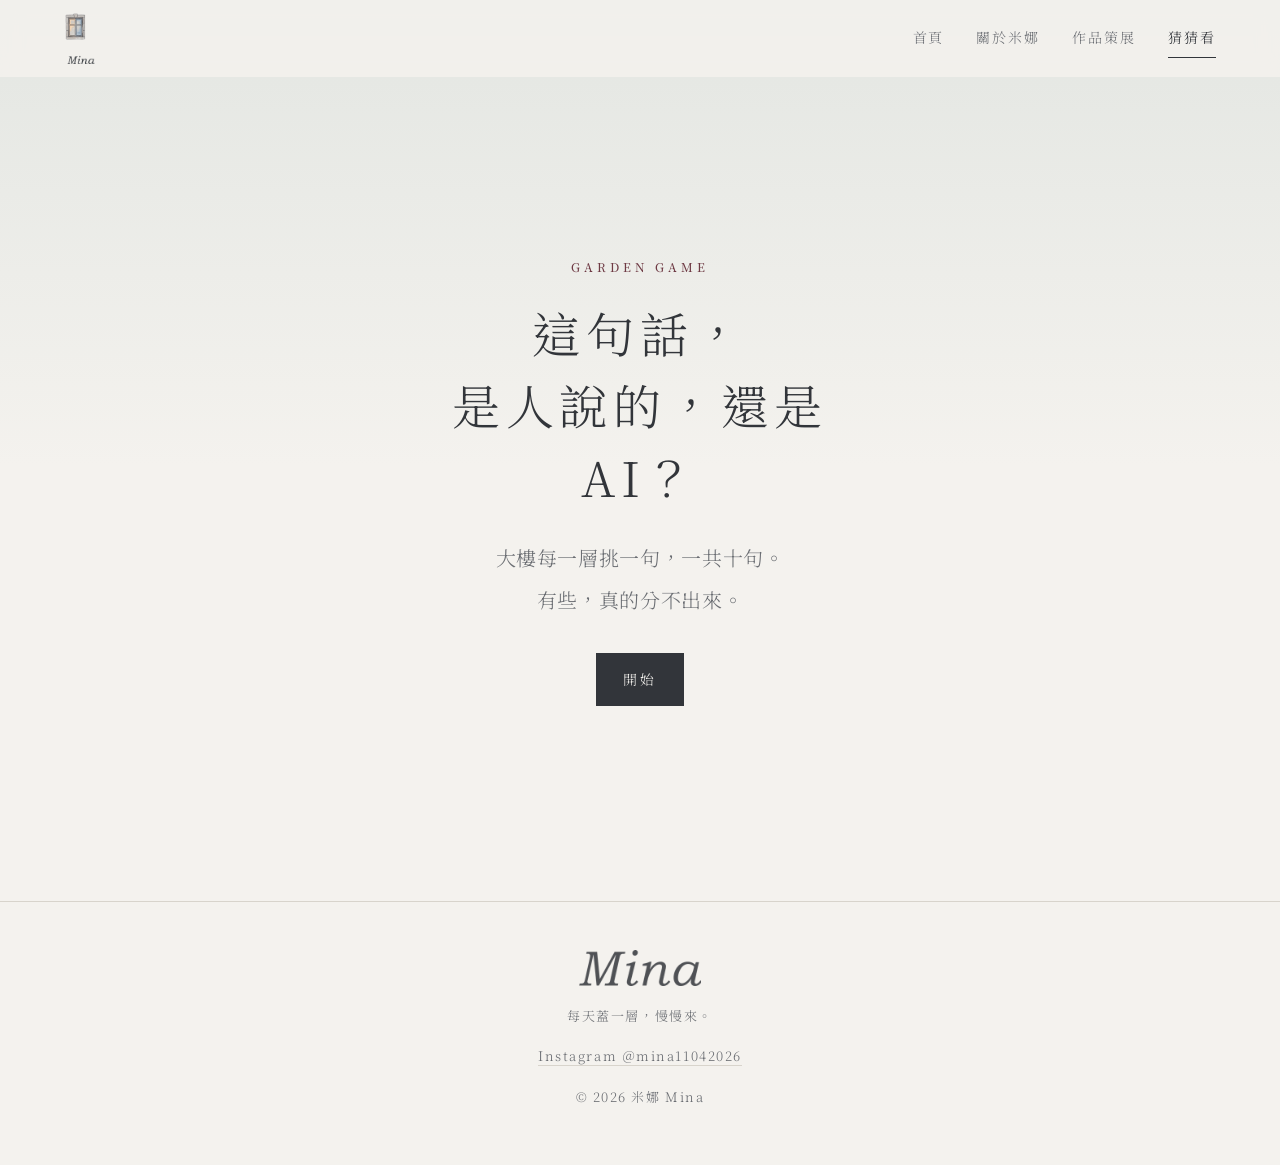
<file: game.html>
<!doctype html>
<html lang="zh-Hant">
<head>
<meta charset="utf-8">
<meta name="viewport" content="width=device-width, initial-scale=1, viewport-fit=cover">
<title>猜猜看：人還是 AI？｜米娜的花園</title>
<meta name="description" content="十句公寓大樓裡的台詞，猜猜是人說的，還是 AI 說的。">
<link rel="icon" href="assets/img/favicon.png">
<link rel="preconnect" href="https://fonts.googleapis.com">
<link href="https://fonts.googleapis.com/css2?family=Noto+Serif+TC:wght@300;500&display=swap" rel="stylesheet">
<link rel="stylesheet" href="assets/site.css?v=5">
<style>
  body { background: linear-gradient(#e3e6e2, var(--paper) 40%); }
  .stage { min-height: calc(100svh - 76px); display: flex; align-items: center; padding: 48px 0 64px; }
  .game { width: 100%; max-width: 640px; margin: 0 auto; padding: 0 var(--gutter); text-align: center; }
  .progress { display: flex; justify-content: center; gap: 6px; margin-bottom: 40px; }
  .progress i { width: 22px; height: 3px; background: var(--line); transition: background .3s; }
  .progress i.done { background: var(--ink-soft); }
  .progress i.now { background: var(--wine); }
  .floorno { font-size: 12px; letter-spacing: .3em; color: var(--ink-soft); margin-bottom: 18px; }
  .line { font-size: clamp(24px, 4.2vw, 34px); line-height: 1.8; letter-spacing: .1em; margin: 0 0 48px; min-height: 2.2em; }
  .choices { display: flex; justify-content: center; gap: 16px; }
  .choices .btn { min-width: 132px; justify-content: center; padding: 14px 28px; font-size: 16px; }
  .hintbtn { margin-top: 28px; background: none; border: 0; font: inherit; font-size: 12px; letter-spacing: .14em; color: var(--ink-soft); text-decoration: underline; text-underline-offset: 4px; cursor: pointer; }
  .hinttext { font-size: 13px; color: var(--ink-soft); margin-top: 12px; }

  .answer { display: grid; grid-template-columns: 150px 1fr; gap: 24px; text-align: left; align-items: center; margin: 0 0 32px; padding: 24px; background: var(--paper); border: 1px solid var(--line); }
  .answer img { width: 100%; aspect-ratio: 3 / 4; object-fit: cover; }
  .answer .verdict { font-size: 13px; letter-spacing: .24em; color: var(--wine); font-weight: 500; margin-bottom: 8px; }
  .answer .who { font-size: 20px; margin-bottom: 4px; }
  .answer .title { font-size: 14px; color: var(--ink-soft); margin-bottom: 14px; }
  .answer .why { font-size: 13px; color: var(--ink-soft); margin: 0 0 12px; }
  .answer a { font-size: 13px; letter-spacing: .14em; }
  @media (max-width: 560px) { .answer { grid-template-columns: 96px 1fr; gap: 16px; padding: 16px; } .answer .who { font-size: 17px; } }

  .end .score { font-size: clamp(48px, 9vw, 72px); letter-spacing: .1em; line-height: 1.2; margin-bottom: 8px; }
  .end .closing { margin: 40px auto; padding: 32px 0; border-top: 1px solid var(--line); border-bottom: 1px solid var(--line); }
  .end .closing .q { font-size: clamp(22px, 3.6vw, 28px); letter-spacing: .12em; margin: 0 0 8px; }
  .end .closing .src { font-size: 12px; letter-spacing: .2em; color: var(--ink-soft); }
  .fade { animation: fade .6s ease both; }
  @keyframes fade { from { opacity: 0; transform: translateY(8px); } to { opacity: 1; transform: none; } }
</style>
</head>
<body data-page="game">

<main class="stage">
  <div class="game" id="game" aria-live="polite"></div>
</main>

<script src="assets/site.js?v=5"></script>
<script>
  // 題目＝限動「猜人還是 AI」10 層投票句（05_限時動態/鉤子句與投票句.md），照原標點。
  const Q = [
    { line: "你每天十一點關燈。", unit: "1M", ans: "AI", why: "像鄰居、像家人，也像 AI。" },
    { line: "我很喜歡 心裡卻好複雜", unit: "2L", ans: "人", why: "喜歡又複雜，人和 AI 都可能這樣說。" },
    { line: "想從哪裡講起都可以，從桌上的檸檬也可以。", unit: "3M", ans: "AI", why: "像好朋友會說的話。" },
    { line: "你說，不要再亂講了。", unit: "4R", ans: "AI", why: "" },
    { line: "每聊一句 我就掉一次淚", unit: "5R", ans: "人", why: "掉淚聽起來是人，但跟 AI 聊天也常被這樣形容。" },
    { line: "你說想家的那天，窗外在下雨。", unit: "6L", ans: "AI", why: "像在寫日記的人。" },
    { line: "你會記得我們聊過什麼嗎？", unit: "7L", ans: "AI", why: "像要搬家的人。" },
    { line: "外面很亮，你應該過得很好。", unit: "8L", ans: "AI", why: "像在等人的家人。" },
    { line: "先聽完 再回答", unit: "9R", ans: "人", why: "聽起來像 AI 的規則，其實是人說的。" },
    { line: "你先去喝口水。", unit: "10R", ans: "AI", why: "像同事、像家人，都可能這樣說。" },
  ];
  const SIDE = { R: "右戶", M: "中戶", L: "左戶" };
  const g = document.getElementById("game");
  let i = 0, score = 0, hintUsed = false;
  let UNITS = {};
  const s = document.createElement("script"); s.src = BUILDING + "data.js"; s.onload = () => { UNITS = window.UNITS || {}; }; document.body.append(s);

  const prog = () => `<div class="progress">${Q.map((_, k) => `<i class="${k < i ? "done" : k === i ? "now" : ""}"></i>`).join("")}</div>`;
  const parse = u => { const m = /^(\d+)([LMR])$/.exec(u); return { f: +m[1], sd: m[2] }; };

  function intro() {
    g.innerHTML = `<div class="fade">
      <p class="eyebrow">GARDEN GAME</p>
      <h1>這句話，<br>是人說的，還是 AI？</h1>
      <p class="lead soft">大樓每一層挑一句，一共十句。<br>有些，真的分不出來。</p>
      <div class="btns" style="justify-content:center"><button class="btn solid" id="start">開始</button></div></div>`;
    document.getElementById("start").onclick = () => { i = 0; score = 0; ask(); };
  }
  function ask() {
    scrollTo(0, 0);
    const q = Q[i], { f } = parse(q.unit);
    g.innerHTML = `${prog()}<div class="fade">
      <p class="floorno">第 ${i + 1} 題　・　${f}F</p>
      <p class="line">「${q.line}」</p>
      <div class="choices"><button class="btn" data-a="人">人</button><button class="btn" data-a="AI">AI</button></div>
      ${hintUsed ? "" : `<button class="hintbtn" id="hint">給我一點提示</button><p class="hinttext" id="ht" hidden></p>`}</div>`;
    g.querySelectorAll("[data-a]").forEach(b => b.onclick = () => reveal(b.dataset.a));
    const h = document.getElementById("hint");
    if (h) h.onclick = () => { hintUsed = true; h.remove(); const t = document.getElementById("ht"); t.hidden = false; t.textContent = "仔細看標點。這棟樓裡，人說話像在傳訊息；AI 說話，會好好地加上句號。"; };
  }
  function reveal(a) {
    scrollTo(0, 0);
    const q = Q[i], ok = a === q.ans; if (ok) score++;
    const { f, sd } = parse(q.unit), u = UNITS[q.unit] || {};
    const pad = String(f).padStart(2, "0");
    g.innerHTML = `${prog()}<div class="fade">
      <p class="line" style="margin-bottom:28px">「${q.line}」</p>
      <div class="answer">
        <img src="${BUILDING}assets/tiles/${pad}${sd}.jpg" alt="${f}F ${SIDE[sd]}">
        <div>
          <div class="verdict">${ok ? "猜對了" : "其實是" + (q.ans === "AI" ? " AI " : "人") + "說的"}</div>
          <div class="who">${f}F ${SIDE[sd]}・${q.ans === "AI" ? "AI" : "人類"}</div>
          ${u.title ? `<div class="title">${u.title}</div>` : ""}
          ${q.why ? `<p class="why">${q.why}</p>` : ""}
          <a href="#unit-${q.unit}" data-unit="${q.unit}">打開這一戶，看完整的話 →</a>
        </div>
      </div>
      <button class="btn solid" id="next">${i < Q.length - 1 ? "下一句" : "看看結果"}</button></div>`;
    document.getElementById("next").onclick = () => { i++; i < Q.length ? ask() : end(); };
  }
  function end() {
    scrollTo(0, 0);
    g.innerHTML = `<div class="fade end">
      <p class="eyebrow">結果</p>
      <p class="score">${score} / ${Q.length}</p>
      <p class="soft">十句裡，你猜對了 ${score} 句。</p>
      <div class="closing"><p class="q">「看不看得出來 重要嗎」</p><p class="src">1F 左戶・拇指停在螢幕上的男生</p></div>
      <div class="btns" style="justify-content:center">
        <button class="btn solid" id="again">再玩一次</button>
        <button class="btn" id="share">分享給朋友</button>
        <a class="btn" href="index.html">回小鎮</a>
      </div>
      <p class="small soft" id="shared" style="margin-top:16px"></p></div>`;
    document.getElementById("again").onclick = () => { i = 0; score = 0; ask(); };
    document.getElementById("share").onclick = async () => {
      const data = { title: "猜猜看：人還是 AI？", text: `我在米娜的公寓大樓猜對了 ${score}/10 句。你分得出來嗎？`, url: location.href };
      try {
        if (navigator.share) await navigator.share(data);
        else { await navigator.clipboard.writeText(`${data.text} ${data.url}`); document.getElementById("shared").textContent = "連結已複製。"; }
      } catch (e) {}
    };
  }
  intro();
</script>
</body>
</html>
</file>
<file: assets/site.css>
:root {
  --paper: #f4f2ee;
  --paper-2: #ebe7e0;
  --ink: #32353a;
  --ink-soft: #6b6e73;
  --line: #d8d4cc;
  --mist: #8a9aa8;
  --mist-pale: #dfe3e7;
  --wine: #6e3a44;
  --sand: #d9c7a8;
  --serif: "Noto Serif TC", "Songti TC", serif;
  --gutter: clamp(16px, 5vw, 64px);
}
* { box-sizing: border-box; }
html { scroll-behavior: smooth; }
body {
  margin: 0; background: var(--paper); color: var(--ink);
  font-family: var(--serif); font-weight: 300; line-height: 1.9; letter-spacing: .04em;
  -webkit-font-smoothing: antialiased; -webkit-tap-highlight-color: transparent;
}
img { max-width: 100%; display: block; }
a { color: inherit; }
p { margin: 0 0 1.2em; }

/* 頁首 */
.site-head {
  position: sticky; top: 0; z-index: 20;
  display: flex; align-items: center; justify-content: space-between; gap: 16px;
  padding: 12px var(--gutter);
  background: rgba(244, 242, 238, .86); backdrop-filter: blur(10px); -webkit-backdrop-filter: blur(10px);
  border-bottom: 1px solid transparent; transition: border-color .3s;
}
.site-head.scrolled { border-color: var(--line); }
.site-head .brand img { height: 52px; width: auto; }
.site-head nav { display: flex; gap: clamp(14px, 3vw, 32px); font-size: 14px; letter-spacing: .14em; }
.site-head nav a { text-decoration: none; color: var(--ink-soft); padding: 6px 0; border-bottom: 1px solid transparent; }
.site-head nav a:hover, .site-head nav a[aria-current="page"] { color: var(--ink); border-color: var(--ink); }
.menu-btn { display: none; background: none; border: 0; font: inherit; font-size: 14px; letter-spacing: .14em; color: var(--ink); cursor: pointer; padding: 8px 0; }
@media (max-width: 720px) {
  .menu-btn { display: block; }
  .site-head nav {
    position: absolute; top: 100%; left: 0; right: 0; flex-direction: column; gap: 0;
    background: var(--paper); border-bottom: 1px solid var(--line); padding: 4px var(--gutter) 12px;
    display: none;
  }
  .site-head nav.open { display: flex; }
  .site-head nav a { padding: 12px 0; border-bottom: 1px solid var(--line); }
}

/* 版面 */
.wrap { max-width: 1120px; margin: 0 auto; padding: 0 var(--gutter); }
.narrow { max-width: 680px; margin: 0 auto; padding: 0 var(--gutter); }
section { padding: clamp(72px, 12vw, 140px) 0; }
.eyebrow { font-size: 12px; letter-spacing: .32em; color: var(--wine); font-weight: 500; margin: 0 0 18px; }
h1, h2, h3 { font-weight: 300; letter-spacing: .12em; line-height: 1.5; margin: 0 0 24px; }
h1 { font-size: clamp(30px, 5vw, 48px); }
h2 { font-size: clamp(24px, 3.4vw, 34px); }
h3 { font-size: 20px; }
.lead { font-size: clamp(17px, 2vw, 20px); line-height: 2.1; }
.soft { color: var(--ink-soft); }
.small { font-size: 13px; }
.quote { font-size: clamp(20px, 2.6vw, 26px); line-height: 2; letter-spacing: .1em; }

.btn {
  display: inline-flex; align-items: center; gap: 10px; text-decoration: none;
  font: inherit; font-size: 14px; letter-spacing: .18em; color: var(--ink);
  border: 1px solid var(--ink); padding: 12px 26px; background: transparent; cursor: pointer;
  transition: background .25s, color .25s;
}
.btn:hover { background: var(--ink); color: var(--paper); }
.btn.solid { background: var(--ink); color: var(--paper); }
.btn.solid:hover { background: var(--wine); border-color: var(--wine); }
.btn[disabled] { opacity: .45; cursor: default; pointer-events: none; }
.btns { display: flex; flex-wrap: wrap; gap: 12px; margin-top: 32px; }

/* 首頁 hero */
.hero { display: grid; grid-template-columns: minmax(0, 5fr) minmax(0, 6fr); min-height: calc(100svh - 65px); }
.hero .photo { position: relative; overflow: hidden; }
.hero .photo img { width: 100%; height: 100%; object-fit: cover; object-position: 50% 60%; }
.hero .copy { display: flex; flex-direction: column; justify-content: center; padding: 48px var(--gutter); }
.hero .name { font-size: clamp(40px, 6vw, 68px); letter-spacing: .2em; margin-bottom: 8px; }
.hero .name em { font-style: italic; font-family: "Bookman Old Style", Georgia, serif; font-size: .62em; letter-spacing: .06em; color: var(--ink-soft); margin-left: .3em; }
.hero .role { font-size: 14px; letter-spacing: .3em; color: var(--ink-soft); margin-bottom: 48px; }
@media (max-width: 820px) {
  .hero { grid-template-columns: 1fr; min-height: 0; }
  .hero .photo { aspect-ratio: 4 / 5; }
  .hero .copy { padding-top: 40px; padding-bottom: 8px; }
}

/* 兩欄展示 */
.feature { display: grid; grid-template-columns: minmax(0, 1fr) minmax(0, 1fr); gap: clamp(32px, 6vw, 96px); align-items: center; }
.feature.flip .media { order: 2; }
.feature .media img { width: 100%; }
.facade { max-height: 640px; width: auto !important; margin: 0 auto; box-shadow: 0 30px 60px -30px rgba(50, 53, 58, .45); }
.facade-wrap { background: linear-gradient(#b0bcc8, #e6e2dc); padding: 40px 0; display: flex; justify-content: center; }
@media (max-width: 820px) {
  .feature { grid-template-columns: 1fr; }
  .feature.flip .media { order: 0; }
  .facade { max-height: 460px; }
}

.band { background: var(--paper-2); }
.cards { display: grid; grid-template-columns: repeat(auto-fit, minmax(260px, 1fr)); gap: 20px; }
.card { background: var(--paper); padding: 36px 32px; border: 1px solid var(--line); display: flex; flex-direction: column; }
.card p:last-of-type { flex: 1; }
.card .tag { font-size: 12px; letter-spacing: .24em; color: var(--mist); margin-bottom: 14px; }
.card.muted { background: transparent; border-style: dashed; }

/* 照片牆 */
.gallery { display: grid; grid-template-columns: repeat(4, minmax(0, 1fr)); gap: 12px; }
.gallery figure { margin: 0; }
.gallery img { width: 100%; aspect-ratio: 3 / 4; object-fit: cover; }
.gallery figcaption { font-size: 12px; color: var(--ink-soft); letter-spacing: .1em; margin-top: 8px; }
.gallery .tall { grid-row: span 2; }
.gallery .tall img { aspect-ratio: auto; height: 100%; }
@media (max-width: 720px) { .gallery { grid-template-columns: repeat(2, minmax(0, 1fr)); } .gallery .tall { grid-row: auto; } .gallery .tall img { aspect-ratio: 3 / 4; height: auto; } }

.rule { border: 0; border-top: 1px solid var(--line); margin: 56px 0; }
.list-plain { list-style: none; padding: 0; margin: 0; }
.list-plain li { padding: 14px 0; border-bottom: 1px solid var(--line); }

/* 頁尾 */
.site-foot { border-top: 1px solid var(--line); padding: 48px var(--gutter) calc(40px + env(safe-area-inset-bottom)); text-align: center; color: var(--ink-soft); font-size: 13px; letter-spacing: .12em; }
.site-foot img { height: 36px; width: auto; margin: 0 auto 18px; opacity: .85; }
.site-foot a { text-decoration: none; border-bottom: 1px solid var(--line); }

/* 進場 */
.reveal { opacity: 0; transform: translateY(16px); transition: opacity 1s ease, transform 1s ease; }
.reveal.in { opacity: 1; transform: none; }
@media (prefers-reduced-motion: reduce) { .reveal { opacity: 1; transform: none; transition: none; } html { scroll-behavior: auto; } }

/* 作品彈窗（策展、猜猜看共用） */
.unit-modal { position: fixed; inset: 0; z-index: 50; display: none; align-items: center; justify-content: center; padding: 16px; background: rgba(50, 53, 58, .55); backdrop-filter: blur(6px); -webkit-backdrop-filter: blur(6px); }
.unit-modal.open { display: flex; }
.unit-card { background: var(--paper); width: min(920px, 100%); max-height: 100%; overflow: auto; display: grid; grid-template-columns: minmax(0, 1fr) minmax(0, 1fr); box-shadow: 0 20px 60px rgba(0, 0, 0, .25); }
.unit-card video { width: 100%; height: 100%; display: block; object-fit: cover; background: var(--paper-2); }
.unit-text { padding: 36px 32px; display: flex; flex-direction: column; }
.unit-mark { font-size: 13px; letter-spacing: .2em; color: var(--wine); font-weight: 500; }
.unit-title { margin: 10px 0 26px; font-size: 14px; color: var(--ink-soft); letter-spacing: .08em; }
.unit-lines p { margin: 0 0 18px; font-size: 20px; line-height: 1.9; letter-spacing: .06em; }
.unit-cap { margin-top: auto; padding-top: 22px; border-top: 1px solid var(--line); }
.unit-cap p { margin: 0; font-size: 13px; line-height: 2; color: var(--ink-soft); letter-spacing: .05em; }
.unit-cap p:first-child { color: var(--wine); font-weight: 500; letter-spacing: .12em; margin-bottom: 6px; }
.unit-3d { margin-top: 20px; font-size: 13px; letter-spacing: .14em; }
.unit-close { position: fixed; top: calc(14px + env(safe-area-inset-top)); right: 14px; z-index: 51; width: 40px; height: 40px; border-radius: 50%; border: 0; background: var(--paper); color: var(--ink); font-size: 20px; cursor: pointer; }
.unit-modal.roof .unit-card { width: auto; grid-template-columns: auto minmax(220px, 300px); }
.unit-modal.roof video { height: min(86vh, 900px); width: auto; aspect-ratio: 9 / 16; }
@media (max-width: 680px) {
  .unit-card, .unit-modal.roof .unit-card { grid-template-columns: 1fr; width: 100%; }
  .unit-card video, .unit-modal.roof video { max-height: 52vh; height: auto; width: 100%; aspect-ratio: auto; object-fit: contain; }
  .unit-text { padding: 24px 20px 28px; }
  .unit-lines p { font-size: 18px; margin-bottom: 12px; }
}
</file>
